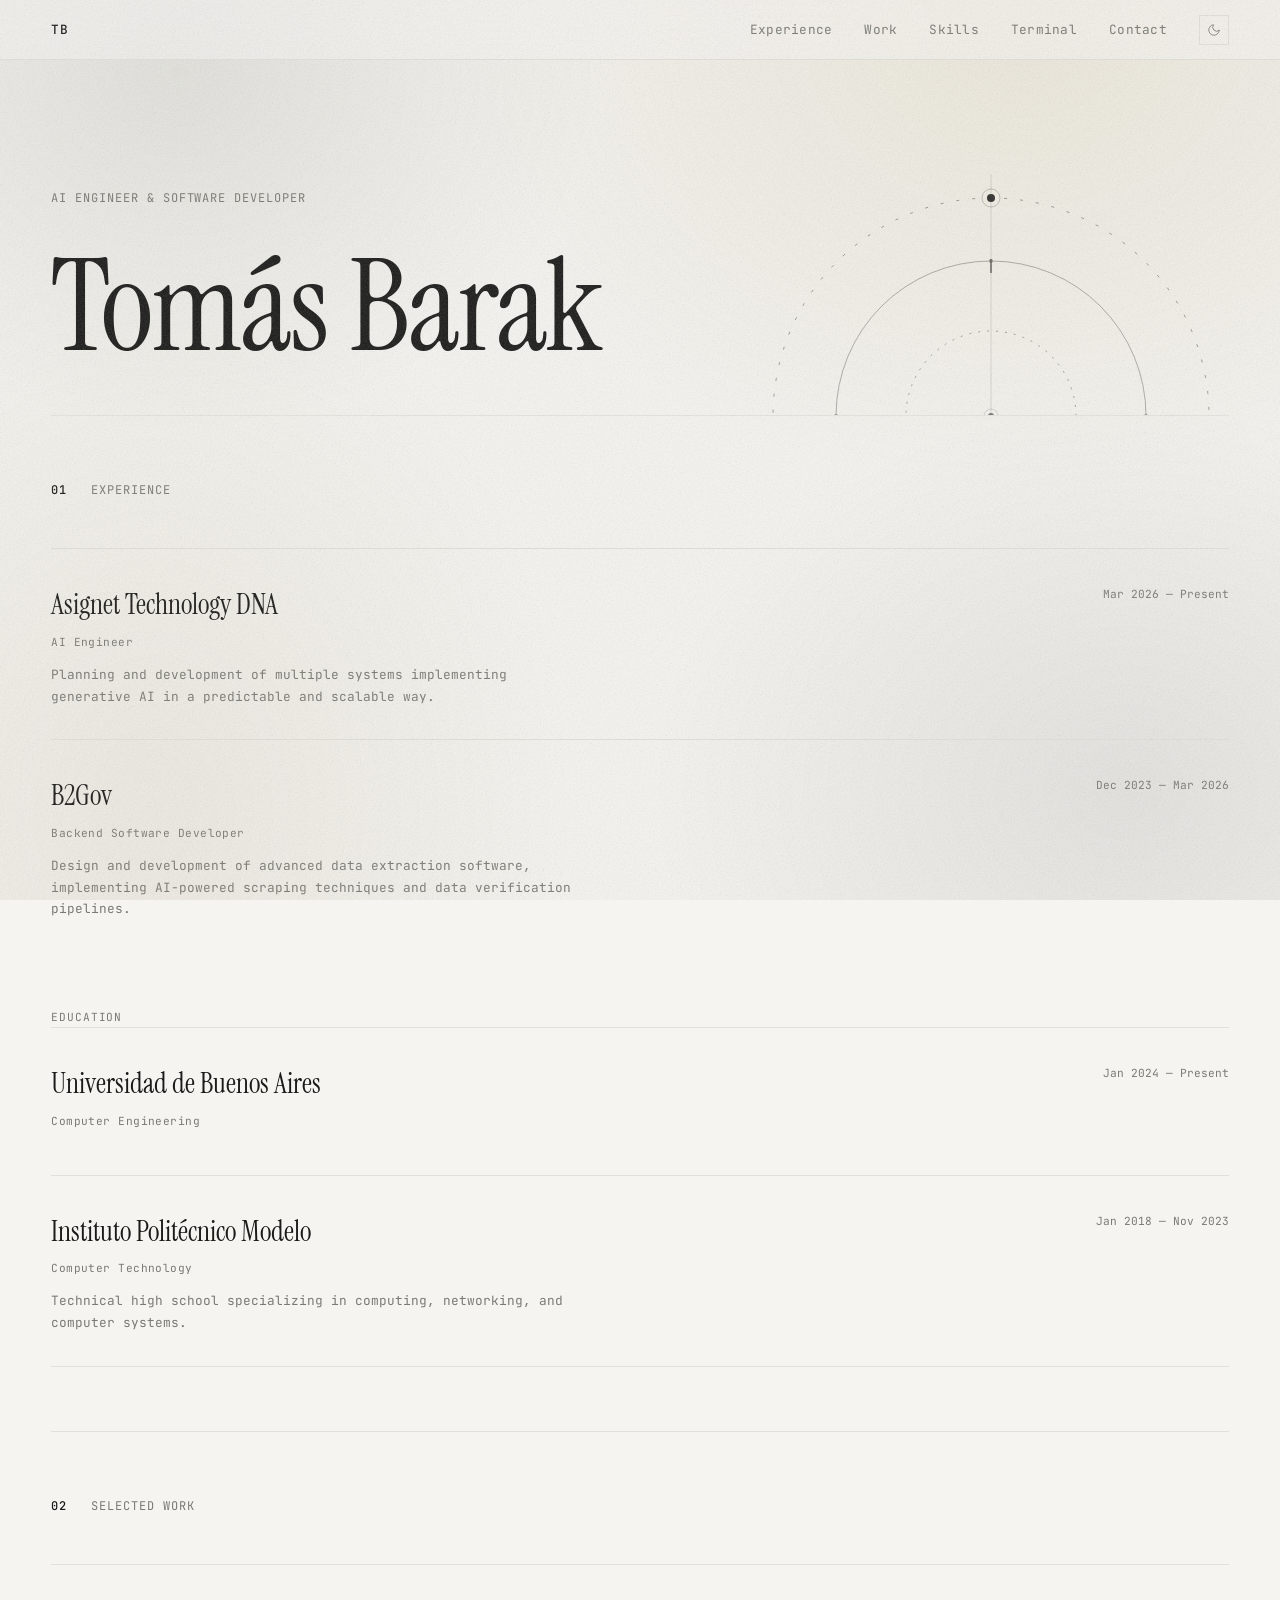
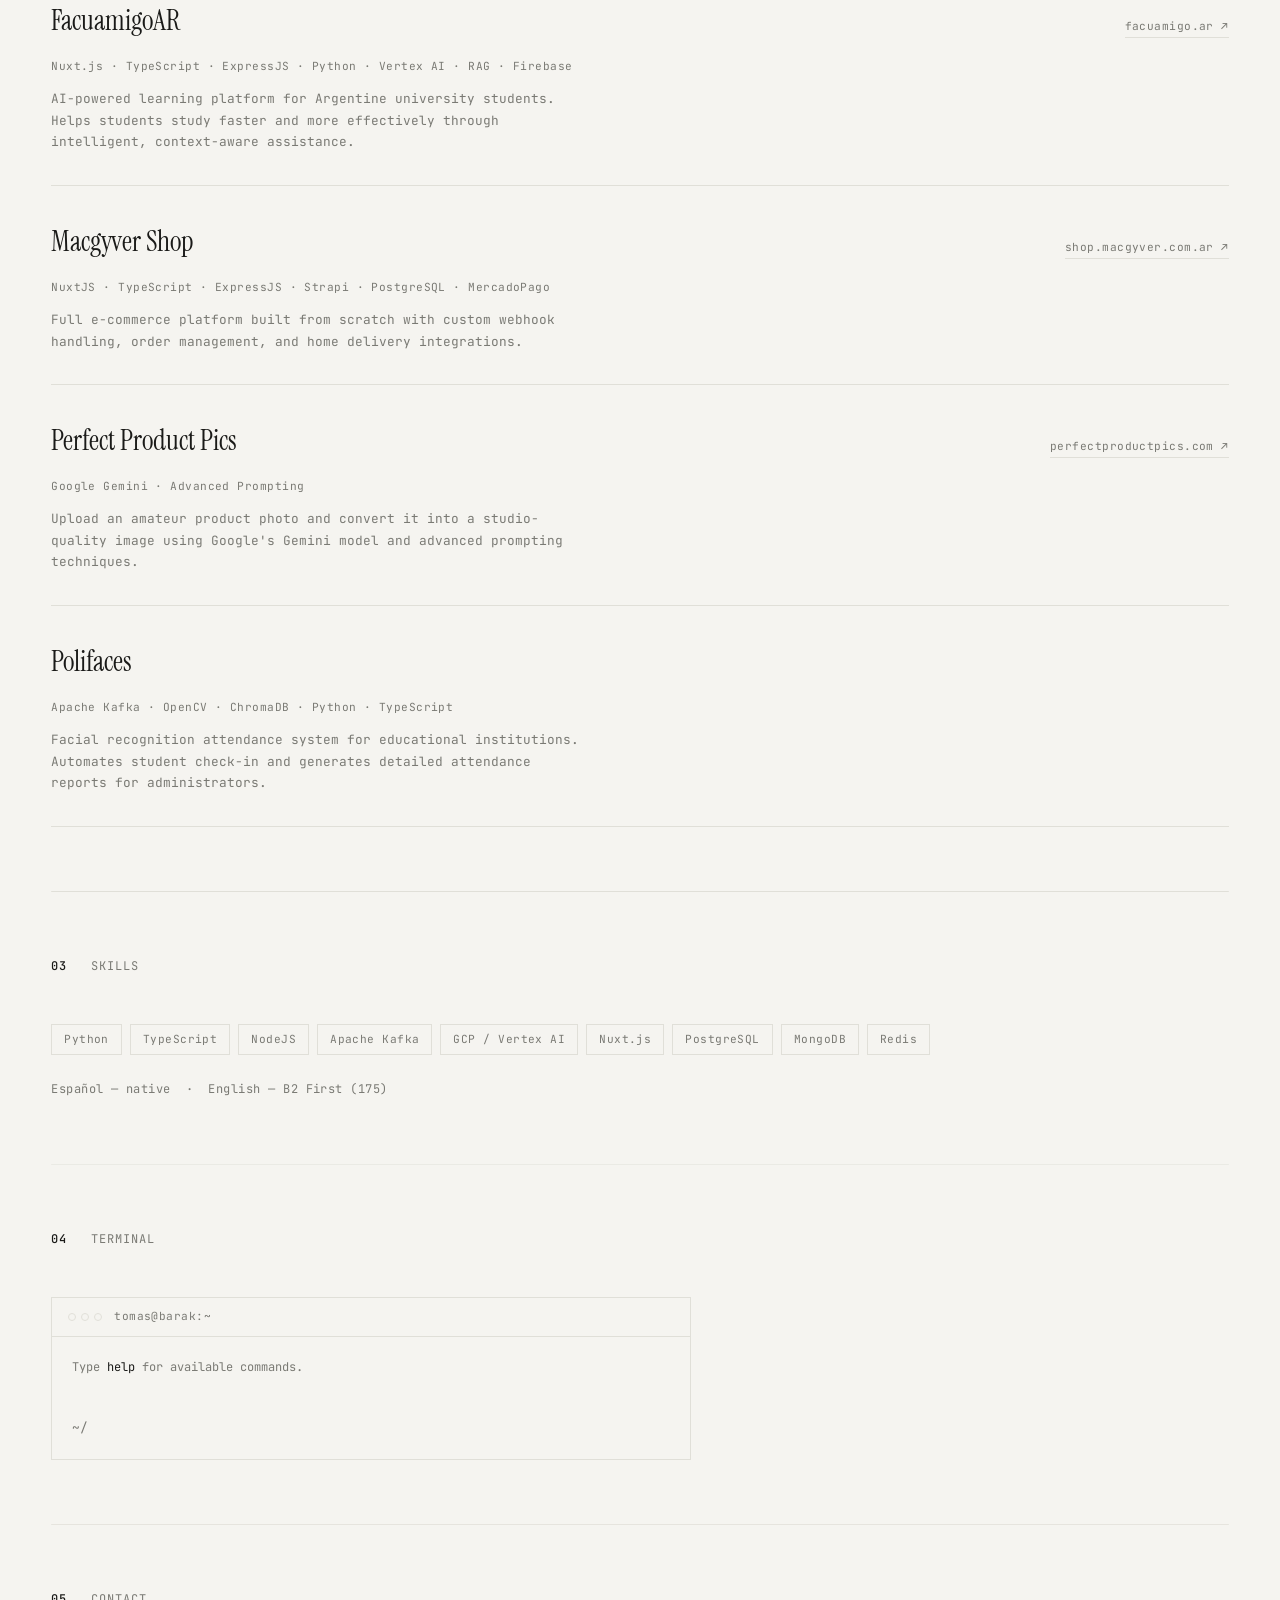
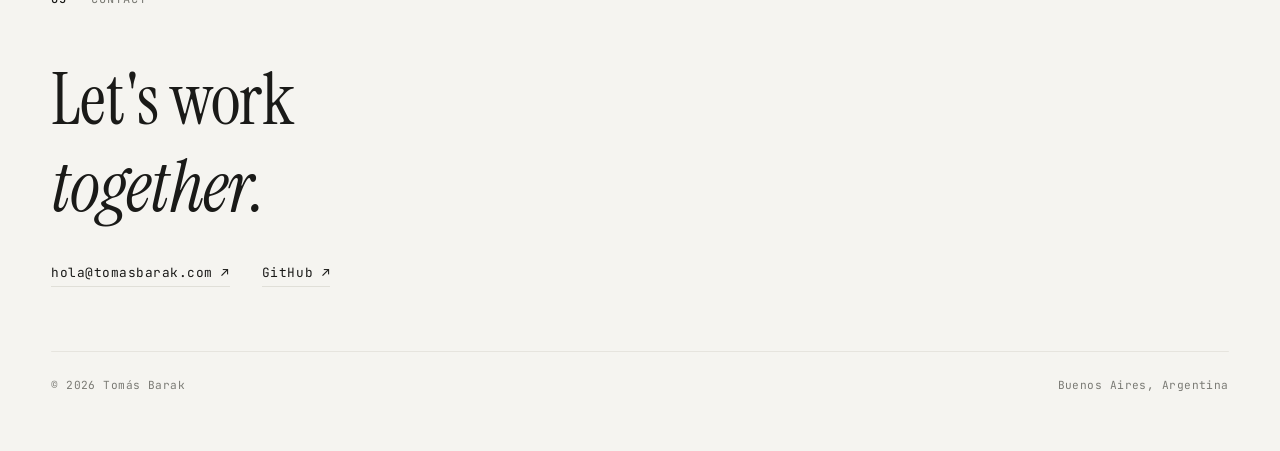
<file: index.html>
<!DOCTYPE html>
<html lang="en">

<head>
    <meta charset="UTF-8">
    <meta name="viewport" content="width=device-width, initial-scale=1.0">
    <title>Tomás Barak — AI Engineer</title>
    <meta name="description"
        content="Tomás Barak is an AI Engineer and software developer based in Buenos Aires, Argentina. Building intelligent systems and digital products with clean code.">
    <meta property="og:title" content="Tomás Barak — AI Engineer">
    <meta property="og:description"
        content="AI Engineer and software developer based in Buenos Aires, Argentina. Building intelligent systems and digital products with clean code.">
    <meta property="og:type" content="website">
    <meta property="og:url" content="https://tomasbarak.com">
    <meta name="twitter:card" content="summary">
    <meta name="twitter:title" content="Tomás Barak — AI Engineer">
    <meta name="twitter:description" content="AI Engineer and software developer based in Buenos Aires, Argentina.">
    <link rel="icon" href="favicon.svg">
    <link rel="preconnect" href="https://fonts.googleapis.com">
    <link rel="preconnect" href="https://fonts.gstatic.com" crossorigin>
    <link
        href="https://fonts.googleapis.com/css2?family=Instrument+Serif:ital@0;1&family=JetBrains+Mono:wght@300;400;500&display=swap"
        rel="stylesheet">
    <link rel="stylesheet" href="style.css">
    <script type="application/ld+json">
    {
        "@context": "https://schema.org",
        "@type": "Person",
        "name": "Tomás Barak",
        "jobTitle": "AI Engineer",
        "url": "https://tomasbarak.com",
        "sameAs": ["https://github.com/tomasbarak"],
        "address": {
            "@type": "PostalAddress",
            "addressLocality": "Buenos Aires",
            "addressCountry": "AR"
        },
        "email": "hola@tomasbarak.com"
    }
    </script>
</head>

<body>

    <div class="bg-lights" aria-hidden="true"></div>
    <div id="scroll-progress"></div>

    <!-- Noise texture overlay -->
    <svg class="grain" aria-hidden="true">
        <filter id="grain-filter">
            <feTurbulence type="fractalNoise" baseFrequency="0.65" numOctaves="3" stitchTiles="stitch" />
            <feColorMatrix type="saturate" values="0" />
        </filter>
        <rect width="100%" height="100%" filter="url(#grain-filter)" />
    </svg>

    <nav>
        <a href="#" class="nav-logo">TB</a>
        <div class="nav-right">
            <div class="nav-links">
                <a href="#experience">Experience</a>
                <a href="#work">Work</a>
                <a href="#skills">Skills</a>
                <a href="#terminal">Terminal</a>
                <a href="#contact">Contact</a>
            </div>
            <button class="theme-toggle" id="theme-toggle" aria-label="Toggle theme">
                <span class="icon-sun" aria-hidden="true">
                    <svg width="14" height="14" viewBox="0 0 24 24" fill="none" stroke="currentColor" stroke-width="1.5"
                        stroke-linecap="round" stroke-linejoin="round">
                        <circle cx="12" cy="12" r="4" />
                        <line x1="12" y1="2" x2="12" y2="4" />
                        <line x1="12" y1="20" x2="12" y2="22" />
                        <line x1="4.22" y1="4.22" x2="5.64" y2="5.64" />
                        <line x1="18.36" y1="18.36" x2="19.78" y2="19.78" />
                        <line x1="2" y1="12" x2="4" y2="12" />
                        <line x1="20" y1="12" x2="22" y2="12" />
                        <line x1="4.22" y1="19.78" x2="5.64" y2="18.36" />
                        <line x1="18.36" y1="5.64" x2="19.78" y2="4.22" />
                    </svg>
                </span>
                <span class="icon-moon" aria-hidden="true">
                    <svg width="14" height="14" viewBox="0 0 24 24" fill="none" stroke="currentColor" stroke-width="1.5"
                        stroke-linecap="round" stroke-linejoin="round">
                        <path d="M21 12.79A9 9 0 1 1 11.21 3 7 7 0 0 0 21 12.79z" />
                    </svg>
                </span>
            </button>
            <button class="nav-hamburger" id="nav-hamburger" aria-label="Open menu" aria-expanded="false">
                <span></span>
                <span></span>
                <span></span>
            </button>
        </div>
    </nav>

    <div class="mobile-menu" id="mobile-menu" aria-hidden="true">
        <a href="#experience">Experience</a>
        <a href="#work">Work</a>
        <a href="#skills">Skills</a>
        <a href="#terminal">Terminal</a>
        <a href="#contact">Contact</a>
    </div>

    <main>
        <section id="hero">
            <p class="label">AI Engineer & Software Developer</p>
            <h1>Tomás Barak</h1>
            <!-- <p class="hero-tagline">Building intelligent systems and digital products with clean code and thoughtful
                design.</p>
            <div class="hero-status">
                <span class="status-dot"></span>
                Open to interesting projects
            </div> -->

            <div class="hero-decoration" aria-hidden="true">
                <svg viewBox="0 0 500 500" fill="none" xmlns="http://www.w3.org/2000/svg">
                    <!-- Crosshair lines -->
                    <line x1="250" y1="8" x2="250" y2="492" stroke="currentColor" stroke-width="0.5" opacity="0.25" />
                    <line x1="8" y1="250" x2="492" y2="250" stroke="currentColor" stroke-width="0.5" opacity="0.25" />
                    <!-- Inner dashed ring (counter-rotating) -->
                    <g class="ring-inner">
                        <circle cx="250" cy="250" r="85" stroke="currentColor" stroke-width="0.75"
                            stroke-dasharray="2 7" opacity="0.5" />
                    </g>
                    <!-- Middle ring with tick marks (fixed) -->
                    <g opacity="0.65">
                        <circle cx="250" cy="250" r="155" stroke="currentColor" stroke-width="0.5" />
                        <line x1="250" y1="93" x2="250" y2="107" stroke="currentColor" stroke-width="1.5" />
                        <line x1="250" y1="393" x2="250" y2="407" stroke="currentColor" stroke-width="1.5" />
                        <line x1="93" y1="250" x2="107" y2="250" stroke="currentColor" stroke-width="1.5" />
                        <line x1="393" y1="250" x2="407" y2="250" stroke="currentColor" stroke-width="1.5" />
                        <circle cx="250" cy="95" r="2" fill="currentColor" opacity="0.6" />
                        <circle cx="250" cy="405" r="2" fill="currentColor" opacity="0.6" />
                        <circle cx="95" cy="250" r="2" fill="currentColor" opacity="0.6" />
                        <circle cx="405" cy="250" r="2" fill="currentColor" opacity="0.6" />
                    </g>
                    <!-- Outer dashed ring + orbiting dot (rotating) -->
                    <g class="ring-outer">
                        <circle cx="250" cy="250" r="218" stroke="currentColor" stroke-width="0.75"
                            stroke-dasharray="3 13" opacity="0.55" />
                        <!-- Orbiting dot with halo -->
                        <circle cx="250" cy="32" r="4" fill="currentColor" opacity="0.9" />
                        <circle cx="250" cy="32" r="9" stroke="currentColor" stroke-width="0.75" fill="none"
                            opacity="0.3" />
                    </g>
                    <!-- Center dot -->
                    <circle cx="250" cy="250" r="3" fill="currentColor" opacity="0.55" />
                    <circle cx="250" cy="250" r="7" stroke="currentColor" stroke-width="0.5" fill="none"
                        opacity="0.3" />
                </svg>
            </div>
        </section>

        <hr>

        <section id="experience">
            <div class="section-label reveal">
                <span class="section-num">01</span>
                <span>Experience</span>
            </div>

            <div class="entry reveal">
                <div class="experience-header">
                    <div>
                        <h3>Asignet Technology DNA</h3>
                        <span class="experience-role">AI Engineer</span>
                    </div>
                    <span class="experience-date">Mar 2026 — Present</span>
                </div>
                <p class="entry-desc">Planning and development of multiple systems implementing generative AI in a
                    predictable and scalable way.</p>
            </div>

            <div class="entry reveal">
                <div class="experience-header">
                    <div>
                        <h3>B2Gov</h3>
                        <span class="experience-role">Backend Software Developer</span>
                    </div>
                    <span class="experience-date">Dec 2023 — Mar 2026</span>
                </div>
                <p class="entry-desc">Design and development of advanced data extraction software, implementing
                    AI-powered scraping techniques and data verification pipelines.</p>
            </div>

            <p class="section-sublabel reveal">Education</p>

            <div class="entry reveal">
                <div class="experience-header">
                    <div>
                        <h3>Universidad de Buenos Aires</h3>
                        <span class="experience-role">Computer Engineering</span>
                    </div>
                    <span class="experience-date">Jan 2024 — Present</span>
                </div>
            </div>

            <div class="entry reveal">
                <div class="experience-header">
                    <div>
                        <h3>Instituto Politécnico Modelo</h3>
                        <span class="experience-role">Computer Technology</span>
                    </div>
                    <span class="experience-date">Jan 2018 — Nov 2023</span>
                </div>
                <p class="entry-desc">Technical high school specializing in computing, networking, and computer systems.
                </p>
            </div>
        </section>

        <hr>

        <section id="work">
            <div class="section-label reveal">
                <span class="section-num">02</span>
                <span>Selected Work</span>
            </div>

            <div class="entry reveal">
                <div class="project-header">
                    <h3>FacuamigoAR</h3>
                    <a class="project-link" href="https://facuamigo.ar" target="_blank" rel="noopener">facuamigo.ar
                        ↗</a>
                </div>
                <p class="project-tech">Nuxt.js · TypeScript · ExpressJS · Python · Vertex AI · RAG · Firebase</p>
                <p class="entry-desc">AI-powered learning platform for Argentine university students. Helps students
                    study faster and more effectively through intelligent, context-aware assistance.</p>
            </div>

            <div class="entry reveal">
                <div class="project-header">
                    <h3>Macgyver Shop</h3>
                    <a class="project-link" href="https://shop.macgyver.com.ar" target="_blank"
                        rel="noopener">shop.macgyver.com.ar ↗</a>
                </div>
                <p class="project-tech">NuxtJS · TypeScript · ExpressJS · Strapi · PostgreSQL · MercadoPago</p>
                <p class="entry-desc">Full e-commerce platform built from scratch with custom webhook handling, order
                    management, and home delivery integrations.</p>
            </div>

            <div class="entry reveal">
                <div class="project-header">
                    <h3>Perfect Product Pics</h3>
                    <a class="project-link" href="https://perfectproductpics.com" target="_blank"
                        rel="noopener">perfectproductpics.com ↗</a>
                </div>
                <p class="project-tech">Google Gemini · Advanced Prompting</p>
                <p class="entry-desc">Upload an amateur product photo and convert it into a studio-quality image using
                    Google's Gemini model and advanced prompting techniques.</p>
            </div>

            <div class="entry reveal">
                <div class="project-header">
                    <h3>Polifaces</h3>
                </div>
                <p class="project-tech">Apache Kafka · OpenCV · ChromaDB · Python · TypeScript</p>
                <p class="entry-desc">Facial recognition attendance system for educational institutions. Automates
                    student check-in and generates detailed attendance reports for administrators.</p>
            </div>
        </section>

        <hr>

        <section id="skills">
            <div class="section-label reveal">
                <span class="section-num">03</span>
                <span>Skills</span>
            </div>

            <div class="skills-grid reveal">
                <span class="skill-tag">Python</span>
                <span class="skill-tag">TypeScript</span>
                <span class="skill-tag">NodeJS</span>
                <span class="skill-tag">Apache Kafka</span>
                <span class="skill-tag">GCP / Vertex AI</span>
                <span class="skill-tag">Nuxt.js</span>
                <span class="skill-tag">PostgreSQL</span>
                <span class="skill-tag">MongoDB</span>
                <span class="skill-tag">Redis</span>
            </div>

            <p class="languages-line reveal">Español — native &nbsp;·&nbsp; English — B2 First (175)</p>
        </section>

        <hr>

        <section id="terminal">
            <div class="section-label reveal">
                <span class="section-num">04</span>
                <span>Terminal</span>
            </div>

            <div class="terminal-window reveal" id="terminal-window">
                <div class="terminal-titlebar">
                    <div class="terminal-dots" aria-hidden="true">
                        <span class="terminal-dot"></span>
                        <span class="terminal-dot"></span>
                        <span class="terminal-dot"></span>
                    </div>
                    <span class="terminal-title">tomas@barak:~</span>
                </div>
                <div class="terminal-body" id="terminal-output" role="log" aria-live="polite" aria-label="Terminal output">
                    <span class="terminal-line t-info">Type <code>help</code> for available commands.</span>
                </div>
                <div class="terminal-input-row">
                    <span class="t-prompt" aria-hidden="true">~/&nbsp;&nbsp;</span>
                    <input
                        type="text"
                        id="terminal-input"
                        class="terminal-input"
                        autocomplete="off"
                        autocorrect="off"
                        autocapitalize="off"
                        spellcheck="false"
                        aria-label="Terminal command input"
                    >
                </div>
            </div>
        </section>

        <hr>

        <section id="contact">
            <div class="section-label reveal">
                <span class="section-num">05</span>
                <span>Contact</span>
            </div>
            <div class="contact-content reveal">
                <h2>Let's work<br><em>together.</em></h2>
                <div class="contact-links">
                    <a href="mailto:hola@tomasbarak.com">hola@tomasbarak.com ↗</a>
                    <a href="https://github.com/tomasbarak" target="_blank" rel="noopener">GitHub ↗</a>
                </div>
            </div>
        </section>
    </main>

    <footer>
        <hr>
        <div class="footer-content">
            <span>© 2026 Tomás Barak</span>
            <span>Buenos Aires, Argentina</span>
        </div>
    </footer>

    <script src="scripts/main.js" defer></script>
</body>

</html>
</file>
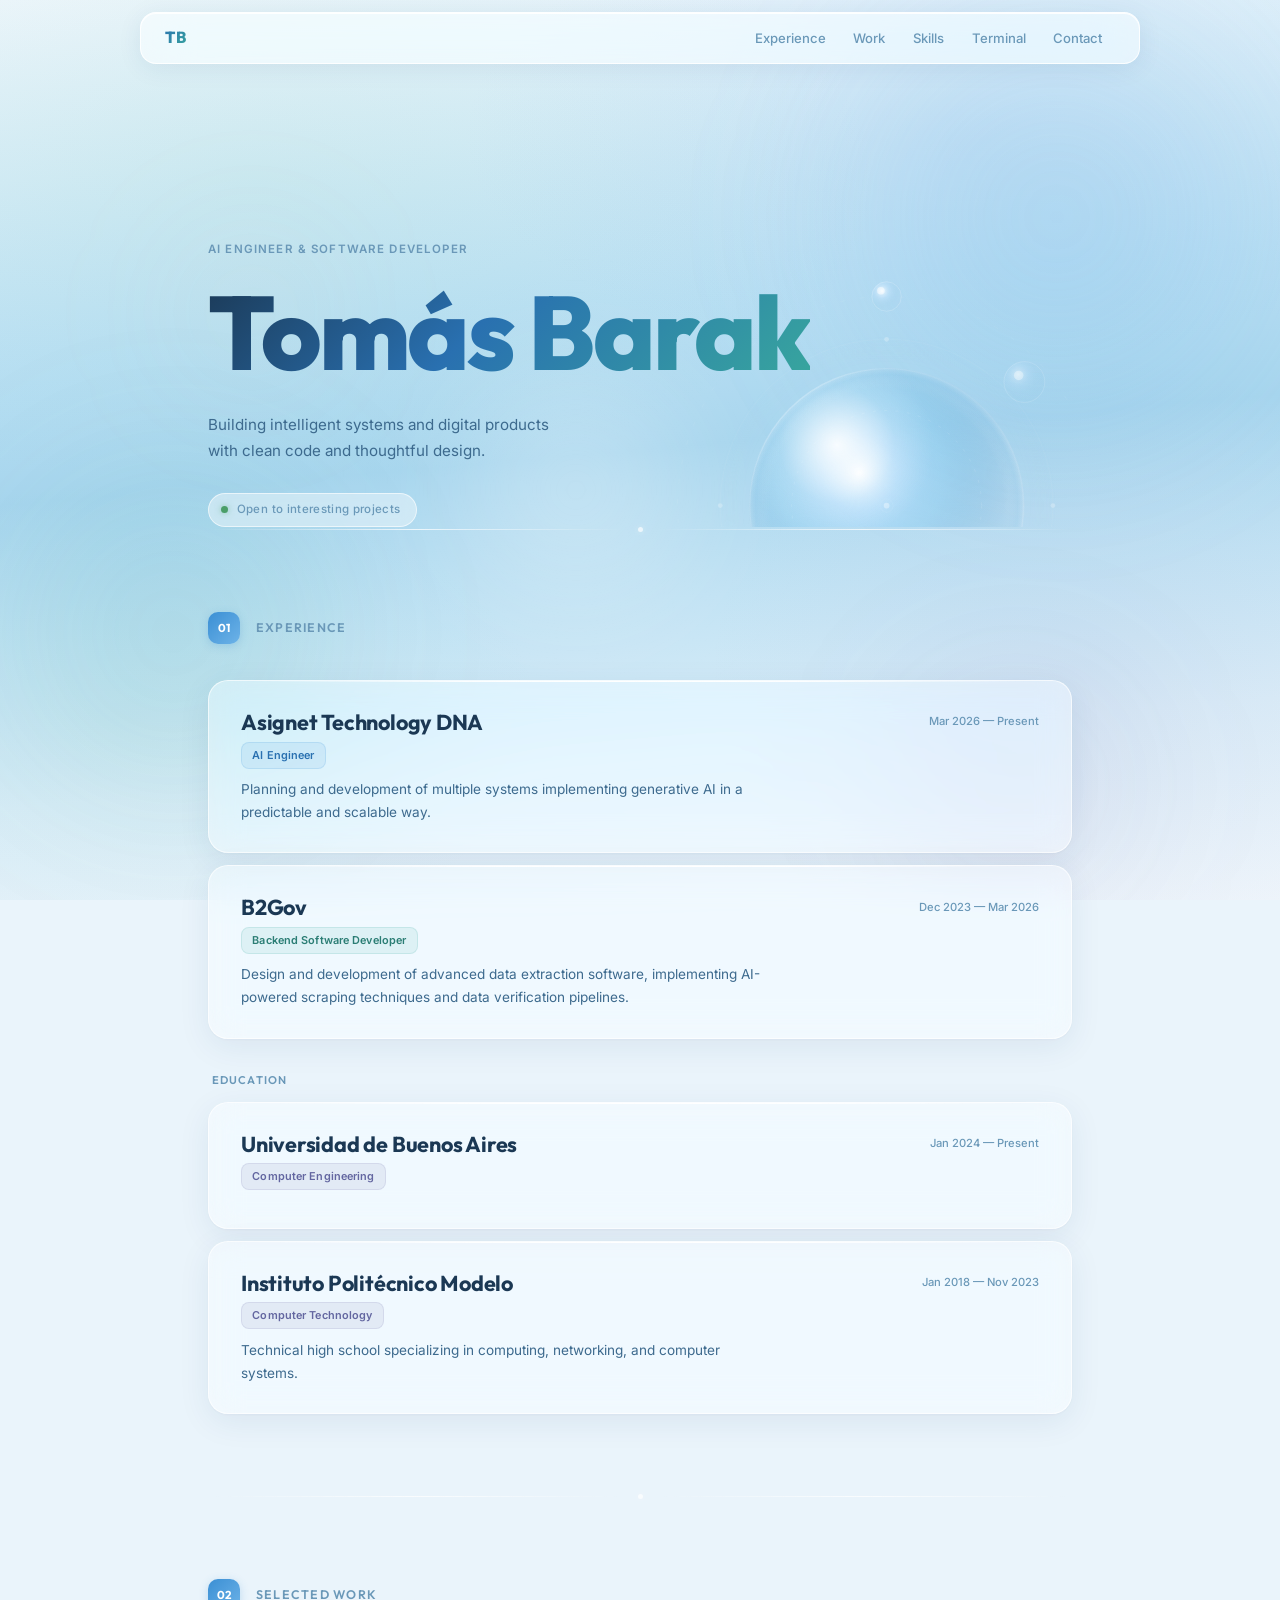
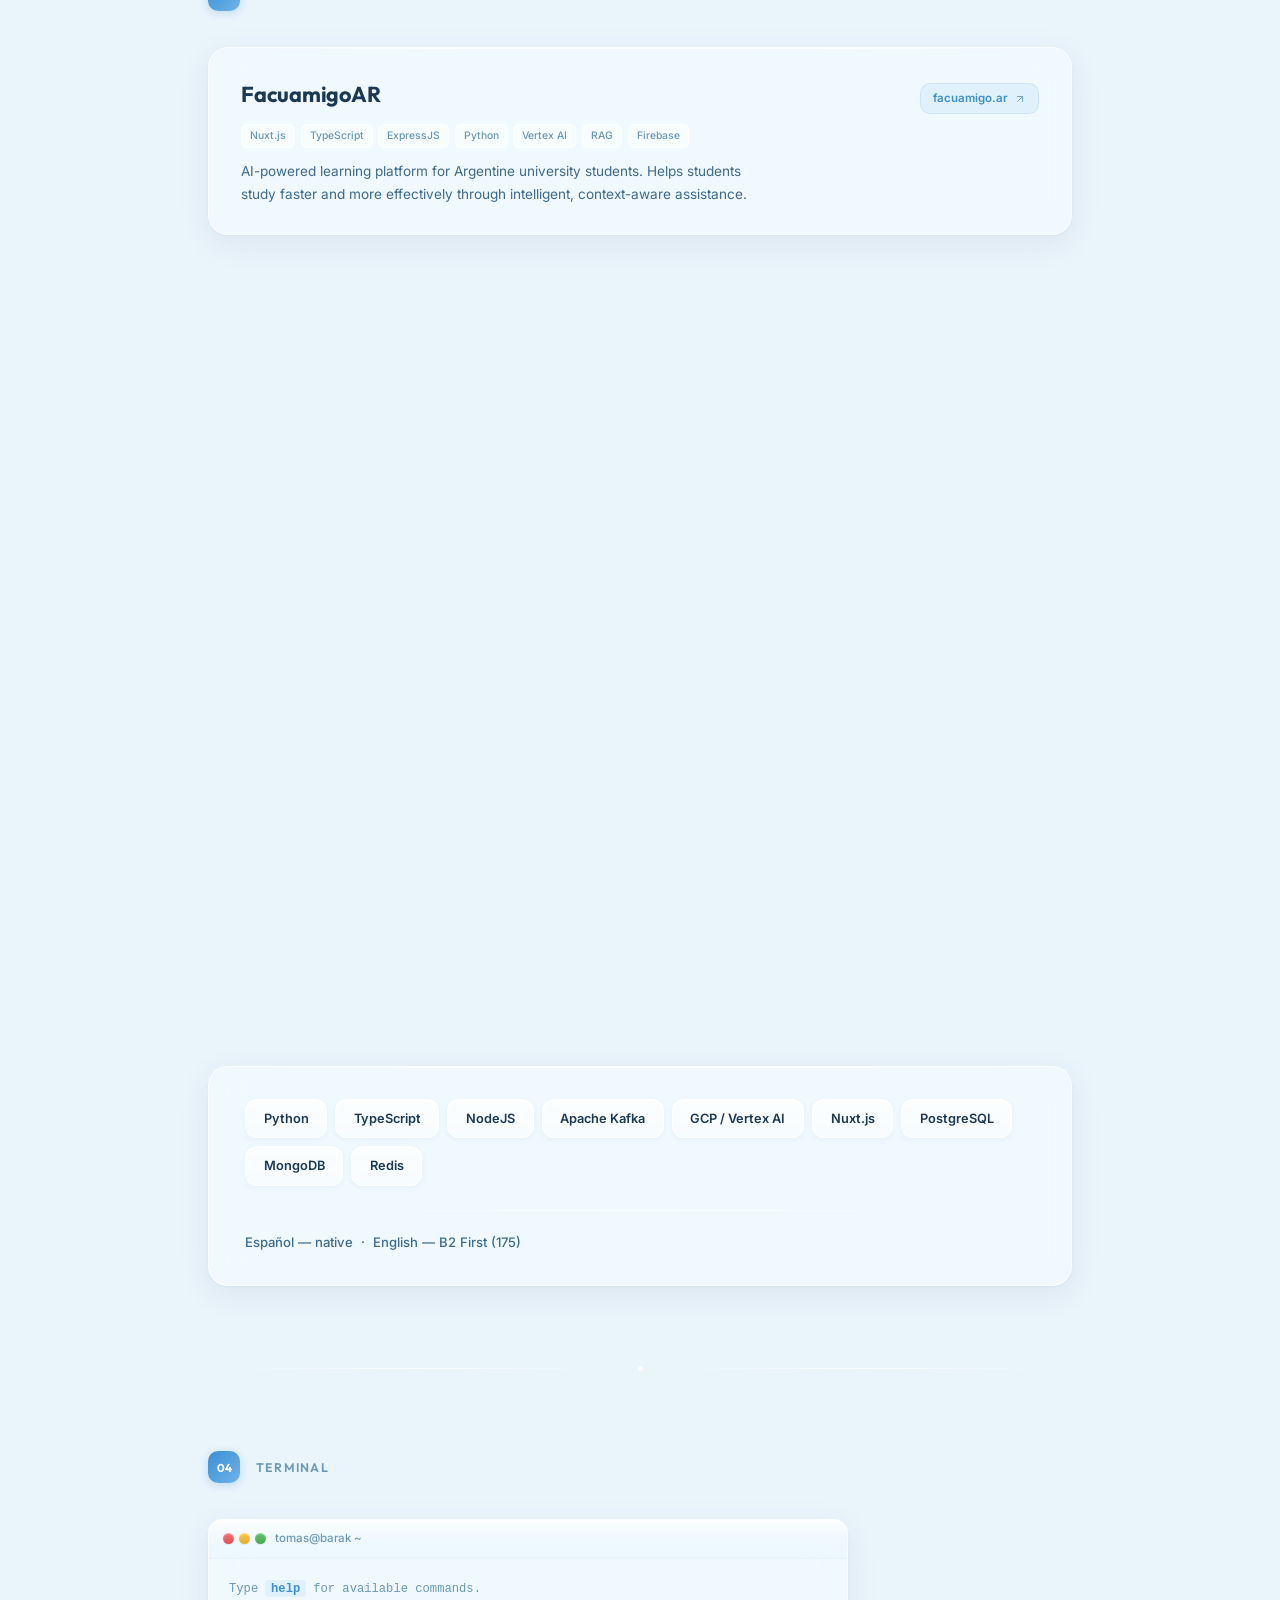
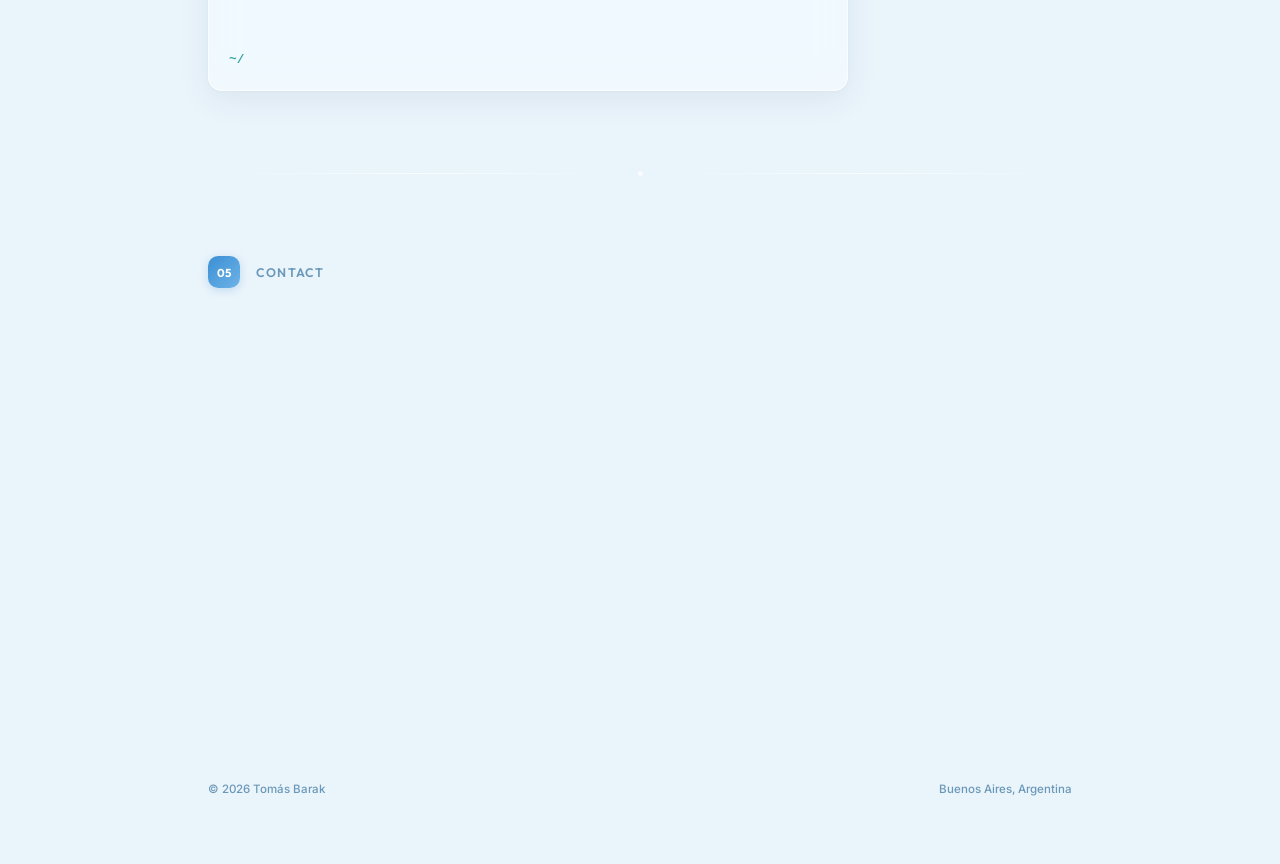
<file: aero.html>
<!DOCTYPE html>
<html lang="en">

<head>
    <meta charset="UTF-8">
    <meta name="viewport" content="width=device-width, initial-scale=1.0">
    <title>Tomás Barak — AI Engineer</title>
    <meta name="description"
        content="Tomás Barak is an AI Engineer and software developer based in Buenos Aires, Argentina. Building intelligent systems and digital products with clean code.">
    <meta property="og:title" content="Tomás Barak — AI Engineer">
    <meta property="og:description"
        content="AI Engineer and software developer based in Buenos Aires, Argentina. Building intelligent systems and digital products with clean code.">
    <meta property="og:type" content="website">
    <meta property="og:url" content="https://tomasbarak.com">
    <meta name="twitter:card" content="summary">
    <meta name="twitter:title" content="Tomás Barak — AI Engineer">
    <meta name="twitter:description" content="AI Engineer and software developer based in Buenos Aires, Argentina.">
    <link rel="icon" href="favicon.svg">
    <link rel="preconnect" href="https://fonts.googleapis.com">
    <link rel="preconnect" href="https://fonts.gstatic.com" crossorigin>
    <link href="https://fonts.googleapis.com/css2?family=Inter:wght@300;400;500;600;700&family=Outfit:wght@300;400;500;600;700;800&display=swap"
        rel="stylesheet">
    <link rel="stylesheet" href="aero.css">
</head>

<body>

    <!-- Layered atmospheric background -->
    <div class="atmosphere" aria-hidden="true">
        <div class="atmo-layer atmo-sky"></div>
        <div class="atmo-layer atmo-aurora"></div>
        <div class="atmo-orb orb-1"></div>
        <div class="atmo-orb orb-2"></div>
        <div class="atmo-orb orb-3"></div>
        <div class="atmo-orb orb-4"></div>
        <div class="atmo-orb orb-5"></div>
    </div>

    <!-- Cursor glow (positioned via JS) -->
    <div class="cursor-glow" id="cursor-glow" aria-hidden="true"></div>

    <div id="scroll-progress"></div>

    <nav>
        <div class="nav-inner">
            <a href="#" class="nav-logo">TB</a>
            <div class="nav-right">
                <div class="nav-links">
                    <a href="#experience">Experience</a>
                    <a href="#work">Work</a>
                    <a href="#skills">Skills</a>
                    <a href="#terminal">Terminal</a>
                    <a href="#contact">Contact</a>
                </div>
                <button class="nav-hamburger" id="nav-hamburger" aria-label="Open menu" aria-expanded="false">
                    <span></span>
                    <span></span>
                    <span></span>
                </button>
            </div>
        </div>
    </nav>

    <div class="mobile-menu" id="mobile-menu" aria-hidden="true">
        <a href="#experience">Experience</a>
        <a href="#work">Work</a>
        <a href="#skills">Skills</a>
        <a href="#terminal">Terminal</a>
        <a href="#contact">Contact</a>
    </div>

    <main>
        <section id="hero">
            <div class="hero-content">
                <p class="label">AI Engineer & Software Developer</p>
                <h1>
                    <span class="hero-name">Tomás Barak</span>
                </h1>
                <p class="hero-tagline">Building intelligent systems and digital products<br>with clean code and thoughtful design.</p>
                <div class="hero-status">
                    <span class="status-dot"></span>
                    Open to interesting projects
                </div>
            </div>

            <div class="hero-decoration" aria-hidden="true">
                <svg viewBox="0 0 500 500" fill="none" xmlns="http://www.w3.org/2000/svg">
                    <defs>
                        <radialGradient id="sphere-core" cx="40%" cy="38%" r="55%">
                            <stop offset="0%" stop-color="#ffffff" stop-opacity="0.95" />
                            <stop offset="25%" stop-color="#b8e0ff" stop-opacity="0.6" />
                            <stop offset="55%" stop-color="#7ec8f0" stop-opacity="0.35" />
                            <stop offset="80%" stop-color="#4a9fd4" stop-opacity="0.18" />
                            <stop offset="100%" stop-color="#2d7ab8" stop-opacity="0.06" />
                        </radialGradient>
                        <radialGradient id="sphere-shine" cx="32%" cy="28%" r="35%">
                            <stop offset="0%" stop-color="#ffffff" stop-opacity="0.9" />
                            <stop offset="60%" stop-color="#ffffff" stop-opacity="0.15" />
                            <stop offset="100%" stop-color="#ffffff" stop-opacity="0" />
                        </radialGradient>
                        <radialGradient id="sphere-rim" cx="50%" cy="50%" r="50%">
                            <stop offset="85%" stop-color="#ffffff" stop-opacity="0" />
                            <stop offset="95%" stop-color="#a0d4f0" stop-opacity="0.12" />
                            <stop offset="100%" stop-color="#ffffff" stop-opacity="0.2" />
                        </radialGradient>
                        <radialGradient id="mini-bubble" cx="35%" cy="32%" r="55%">
                            <stop offset="0%" stop-color="#ffffff" stop-opacity="0.85" />
                            <stop offset="45%" stop-color="#c8e6ff" stop-opacity="0.35" />
                            <stop offset="100%" stop-color="#90c8e8" stop-opacity="0.08" />
                        </radialGradient>
                        <linearGradient id="ring-grad" x1="0%" y1="0%" x2="100%" y2="100%">
                            <stop offset="0%" stop-color="#ffffff" stop-opacity="0.3" />
                            <stop offset="50%" stop-color="#b0d8f0" stop-opacity="0.12" />
                            <stop offset="100%" stop-color="#ffffff" stop-opacity="0.25" />
                        </linearGradient>
                        <filter id="sphere-glow">
                            <feGaussianBlur in="SourceGraphic" stdDeviation="8" />
                        </filter>
                    </defs>

                    <!-- Outer glow -->
                    <circle cx="250" cy="250" r="165" fill="#b0d8f0" opacity="0.08" filter="url(#sphere-glow)" />

                    <!-- Main sphere layers -->
                    <circle cx="250" cy="250" r="145" fill="url(#sphere-core)" />
                    <circle cx="250" cy="250" r="145" fill="url(#sphere-shine)" />
                    <circle cx="250" cy="250" r="145" fill="url(#sphere-rim)" />

                    <!-- Sphere edge highlight -->
                    <circle cx="250" cy="250" r="144" stroke="url(#ring-grad)" stroke-width="1.2" fill="none" />

                    <!-- Bottom reflection arc -->
                    <ellipse cx="250" cy="310" rx="70" ry="12" fill="#ffffff" opacity="0.06" />

                    <!-- Inner orbit ring -->
                    <g class="ring-inner">
                        <circle cx="250" cy="250" r="100" stroke="#ffffff" stroke-width="0.6" fill="none"
                            stroke-dasharray="3 9" opacity="0.2" />
                    </g>

                    <!-- Middle orbit ring with ticks -->
                    <circle cx="250" cy="250" r="175" stroke="#ffffff" stroke-width="0.4" fill="none" opacity="0.12" />
                    <circle cx="250" cy="75" r="2.5" fill="#ffffff" opacity="0.25" />
                    <circle cx="250" cy="425" r="2.5" fill="#ffffff" opacity="0.25" />
                    <circle cx="75" cy="250" r="2.5" fill="#ffffff" opacity="0.25" />
                    <circle cx="425" cy="250" r="2.5" fill="#ffffff" opacity="0.25" />

                    <!-- Outer orbit + orbiting bubble -->
                    <g class="ring-outer">
                        <circle cx="250" cy="250" r="220" stroke="#ffffff" stroke-width="0.5" fill="none"
                            stroke-dasharray="5 16" opacity="0.15" />
                        <!-- Orbiting bubble -->
                        <circle cx="250" cy="30" r="16" fill="url(#mini-bubble)" />
                        <circle cx="250" cy="30" r="15.5" stroke="#ffffff" stroke-width="0.6" fill="none" opacity="0.35" />
                        <!-- Tiny shine on orbiter -->
                        <circle cx="244" cy="24" r="4" fill="#ffffff" opacity="0.5" />
                    </g>

                    <!-- Floating accent bubbles -->
                    <circle cx="395" cy="120" r="22" fill="url(#mini-bubble)" opacity="0.55" />
                    <circle cx="395" cy="120" r="21.5" stroke="#ffffff" stroke-width="0.5" fill="none" opacity="0.3" />
                    <circle cx="389" cy="113" r="5" fill="#ffffff" opacity="0.35" />

                    <circle cx="108" cy="380" r="16" fill="url(#mini-bubble)" opacity="0.4" />
                    <circle cx="108" cy="380" r="15.5" stroke="#ffffff" stroke-width="0.4" fill="none" opacity="0.25" />

                    <circle cx="410" cy="355" r="10" fill="url(#mini-bubble)" opacity="0.3" />

                    <circle cx="340" cy="430" r="7" fill="url(#mini-bubble)" opacity="0.25" />

                    <!-- Center dot -->
                    <circle cx="250" cy="250" r="3" fill="#ffffff" opacity="0.35" />
                    <circle cx="250" cy="250" r="7" stroke="#ffffff" stroke-width="0.4" fill="none" opacity="0.15" />
                </svg>
            </div>
        </section>

        <div class="section-divider">
            <div class="divider-line"></div>
            <div class="divider-dot"></div>
            <div class="divider-line"></div>
        </div>

        <section id="experience">
            <div class="section-header reveal">
                <span class="section-num">01</span>
                <span class="section-title">Experience</span>
            </div>

            <div class="cards-grid">
                <article class="glass-card reveal" data-glow>
                    <div class="card-shine"></div>
                    <div class="experience-header">
                        <div>
                            <h3>Asignet Technology DNA</h3>
                            <span class="badge badge-blue">AI Engineer</span>
                        </div>
                        <time class="date-tag">Mar 2026 — Present</time>
                    </div>
                    <p class="card-desc">Planning and development of multiple systems implementing generative AI in a
                        predictable and scalable way.</p>
                </article>

                <article class="glass-card reveal" data-glow>
                    <div class="card-shine"></div>
                    <div class="experience-header">
                        <div>
                            <h3>B2Gov</h3>
                            <span class="badge badge-teal">Backend Software Developer</span>
                        </div>
                        <time class="date-tag">Dec 2023 — Mar 2026</time>
                    </div>
                    <p class="card-desc">Design and development of advanced data extraction software, implementing
                        AI-powered scraping techniques and data verification pipelines.</p>
                </article>
            </div>

            <div class="subsection-label reveal">Education</div>

            <div class="cards-grid">
                <article class="glass-card reveal" data-glow>
                    <div class="card-shine"></div>
                    <div class="experience-header">
                        <div>
                            <h3>Universidad de Buenos Aires</h3>
                            <span class="badge badge-indigo">Computer Engineering</span>
                        </div>
                        <time class="date-tag">Jan 2024 — Present</time>
                    </div>
                </article>

                <article class="glass-card reveal" data-glow>
                    <div class="card-shine"></div>
                    <div class="experience-header">
                        <div>
                            <h3>Instituto Politécnico Modelo</h3>
                            <span class="badge badge-indigo">Computer Technology</span>
                        </div>
                        <time class="date-tag">Jan 2018 — Nov 2023</time>
                    </div>
                    <p class="card-desc">Technical high school specializing in computing, networking, and computer systems.</p>
                </article>
            </div>
        </section>

        <div class="section-divider">
            <div class="divider-line"></div>
            <div class="divider-dot"></div>
            <div class="divider-line"></div>
        </div>

        <section id="work">
            <div class="section-header reveal">
                <span class="section-num">02</span>
                <span class="section-title">Selected Work</span>
            </div>

            <div class="cards-grid">
                <article class="glass-card reveal" data-glow>
                    <div class="card-shine"></div>
                    <div class="project-header">
                        <h3>FacuamigoAR</h3>
                        <a class="project-link" href="https://facuamigo.ar" target="_blank" rel="noopener">
                            <span>facuamigo.ar</span>
                            <svg width="12" height="12" viewBox="0 0 24 24" fill="none" stroke="currentColor" stroke-width="2" stroke-linecap="round" stroke-linejoin="round"><path d="M7 17L17 7"/><path d="M7 7h10v10"/></svg>
                        </a>
                    </div>
                    <div class="tech-stack">
                        <span>Nuxt.js</span><span>TypeScript</span><span>ExpressJS</span><span>Python</span><span>Vertex AI</span><span>RAG</span><span>Firebase</span>
                    </div>
                    <p class="card-desc">AI-powered learning platform for Argentine university students. Helps students
                        study faster and more effectively through intelligent, context-aware assistance.</p>
                </article>

                <article class="glass-card reveal" data-glow>
                    <div class="card-shine"></div>
                    <div class="project-header">
                        <h3>Macgyver Shop</h3>
                        <a class="project-link" href="https://shop.macgyver.com.ar" target="_blank" rel="noopener">
                            <span>shop.macgyver.com.ar</span>
                            <svg width="12" height="12" viewBox="0 0 24 24" fill="none" stroke="currentColor" stroke-width="2" stroke-linecap="round" stroke-linejoin="round"><path d="M7 17L17 7"/><path d="M7 7h10v10"/></svg>
                        </a>
                    </div>
                    <div class="tech-stack">
                        <span>NuxtJS</span><span>TypeScript</span><span>ExpressJS</span><span>Strapi</span><span>PostgreSQL</span><span>MercadoPago</span>
                    </div>
                    <p class="card-desc">Full e-commerce platform built from scratch with custom webhook handling, order
                        management, and home delivery integrations.</p>
                </article>

                <article class="glass-card reveal" data-glow>
                    <div class="card-shine"></div>
                    <div class="project-header">
                        <h3>Perfect Product Pics</h3>
                        <a class="project-link" href="https://perfectproductpics.com" target="_blank" rel="noopener">
                            <span>perfectproductpics.com</span>
                            <svg width="12" height="12" viewBox="0 0 24 24" fill="none" stroke="currentColor" stroke-width="2" stroke-linecap="round" stroke-linejoin="round"><path d="M7 17L17 7"/><path d="M7 7h10v10"/></svg>
                        </a>
                    </div>
                    <div class="tech-stack">
                        <span>Google Gemini</span><span>Advanced Prompting</span>
                    </div>
                    <p class="card-desc">Upload an amateur product photo and convert it into a studio-quality image using
                        Google's Gemini model and advanced prompting techniques.</p>
                </article>

                <article class="glass-card reveal" data-glow>
                    <div class="card-shine"></div>
                    <div class="project-header">
                        <h3>Polifaces</h3>
                    </div>
                    <div class="tech-stack">
                        <span>Apache Kafka</span><span>OpenCV</span><span>ChromaDB</span><span>Python</span><span>TypeScript</span>
                    </div>
                    <p class="card-desc">Facial recognition attendance system for educational institutions. Automates
                        student check-in and generates detailed attendance reports for administrators.</p>
                </article>
            </div>
        </section>

        <div class="section-divider">
            <div class="divider-line"></div>
            <div class="divider-dot"></div>
            <div class="divider-line"></div>
        </div>

        <section id="skills">
            <div class="section-header reveal">
                <span class="section-num">03</span>
                <span class="section-title">Skills</span>
            </div>

            <div class="skills-container reveal glass-card" data-glow>
                <div class="card-shine"></div>
                <div class="skills-grid">
                    <span class="skill-pill">Python</span>
                    <span class="skill-pill">TypeScript</span>
                    <span class="skill-pill">NodeJS</span>
                    <span class="skill-pill">Apache Kafka</span>
                    <span class="skill-pill">GCP / Vertex AI</span>
                    <span class="skill-pill">Nuxt.js</span>
                    <span class="skill-pill">PostgreSQL</span>
                    <span class="skill-pill">MongoDB</span>
                    <span class="skill-pill">Redis</span>
                </div>
                <div class="skills-divider"></div>
                <p class="languages-line">Español — native &nbsp;&middot;&nbsp; English — B2 First (175)</p>
            </div>
        </section>

        <div class="section-divider">
            <div class="divider-line"></div>
            <div class="divider-dot"></div>
            <div class="divider-line"></div>
        </div>

        <section id="terminal">
            <div class="section-header reveal">
                <span class="section-num">04</span>
                <span class="section-title">Terminal</span>
            </div>

            <div class="terminal-window reveal" id="terminal-window">
                <div class="terminal-titlebar">
                    <div class="terminal-dots" aria-hidden="true">
                        <span class="terminal-dot dot-close"></span>
                        <span class="terminal-dot dot-minimize"></span>
                        <span class="terminal-dot dot-maximize"></span>
                    </div>
                    <span class="terminal-title">tomas@barak ~ </span>
                    <div class="terminal-titlebar-fill"></div>
                </div>
                <div class="terminal-body" id="terminal-output" role="log" aria-live="polite" aria-label="Terminal output">
                    <span class="terminal-line t-info">Type <code>help</code> for available commands.</span>
                </div>
                <div class="terminal-input-row">
                    <span class="t-prompt" aria-hidden="true">~/&nbsp;&nbsp;</span>
                    <input
                        type="text"
                        id="terminal-input"
                        class="terminal-input"
                        autocomplete="off"
                        autocorrect="off"
                        autocapitalize="off"
                        spellcheck="false"
                        aria-label="Terminal command input"
                    >
                </div>
            </div>
        </section>

        <div class="section-divider">
            <div class="divider-line"></div>
            <div class="divider-dot"></div>
            <div class="divider-line"></div>
        </div>

        <section id="contact">
            <div class="section-header reveal">
                <span class="section-num">05</span>
                <span class="section-title">Contact</span>
            </div>
            <div class="contact-panel reveal glass-card" data-glow>
                <div class="card-shine"></div>
                <div class="contact-inner">
                    <h2>Let's work<br><em>together.</em></h2>
                    <p class="contact-sub">Have a project in mind? I'd love to hear about it.</p>
                    <div class="contact-links">
                        <a href="mailto:hola@tomasbarak.com" class="contact-btn contact-btn-primary">
                            <svg width="16" height="16" viewBox="0 0 24 24" fill="none" stroke="currentColor" stroke-width="1.5" stroke-linecap="round" stroke-linejoin="round"><rect x="2" y="4" width="20" height="16" rx="2"/><path d="M22 7l-10 6L2 7"/></svg>
                            hola@tomasbarak.com
                        </a>
                        <a href="https://github.com/tomasbarak" target="_blank" rel="noopener" class="contact-btn">
                            <svg width="16" height="16" viewBox="0 0 24 24" fill="currentColor"><path d="M12 0C5.37 0 0 5.37 0 12c0 5.31 3.435 9.795 8.205 11.385.6.105.825-.255.825-.57 0-.285-.015-1.23-.015-2.235-3.015.555-3.795-.735-4.035-1.41-.135-.345-.72-1.41-1.23-1.695-.42-.225-1.02-.78-.015-.795.945-.015 1.62.87 1.845 1.23 1.08 1.815 2.805 1.305 3.495.99.105-.78.42-1.305.765-1.605-2.67-.3-5.46-1.335-5.46-5.925 0-1.305.465-2.385 1.23-3.225-.12-.3-.54-1.53.12-3.18 0 0 1.005-.315 3.3 1.23.96-.27 1.98-.405 3-.405s2.04.135 3 .405c2.295-1.56 3.3-1.23 3.3-1.23.66 1.65.24 2.88.12 3.18.765.84 1.23 1.905 1.23 3.225 0 4.605-2.805 5.625-5.475 5.925.435.375.81 1.095.81 2.22 0 1.605-.015 2.895-.015 3.3 0 .315.225.69.825.57A12.02 12.02 0 0024 12c0-6.63-5.37-12-12-12z"/></svg>
                            GitHub
                        </a>
                    </div>
                </div>
            </div>
        </section>
    </main>

    <footer>
        <div class="footer-inner">
            <span>&copy; 2026 Tomás Barak</span>
            <span>Buenos Aires, Argentina</span>
        </div>
    </footer>

    <script src="scripts/aero.js" defer></script>
</body>

</html>
</file>
<file: style.css>
:root {
    --bg: #0a0a09;
    --text: #e8e5df;
    --text-secondary: #7a7a74;
    --border: #2e2c29;
    --nav-bg: rgba(10, 10, 9, 0.6);
    --font-serif: 'Instrument Serif', Georgia, serif;
    --font-mono: 'JetBrains Mono', 'SF Mono', monospace;
}

:root[data-theme="light"] {
    --bg: #F5F4F0;
    --text: #1a1a18;
    --text-secondary: #7a7a74;
    --border: #e0dfd8;
    --nav-bg: rgba(245, 244, 240, 0.6);
}

/* ——— Reset ——— */

*,
*::before,
*::after {
    margin: 0;
    padding: 0;
    box-sizing: border-box;
}

html {
    font-size: 16px;
    scroll-behavior: smooth;
    -webkit-font-smoothing: antialiased;
    -moz-osx-font-smoothing: grayscale;
}

body {
    background-color: var(--bg);
    color: var(--text);
    font-family: var(--font-mono);
    font-weight: 400;
    font-size: 0.875rem;
    line-height: 1.7;
    overflow-x: hidden;
    transition: background-color 0.3s ease, color 0.3s ease;
}

/* ——— Background light accents ——— */

.bg-lights {
    position: fixed;
    inset: 0;
    pointer-events: none;
    z-index: 1;
    background:
        radial-gradient(ellipse 900px 700px at 80% 4%, rgba(255, 252, 235, 0.13) 0%, transparent 65%),
        radial-gradient(ellipse 650px 850px at 12% 90%, rgba(255, 245, 210, 0.09) 0%, transparent 65%);
}

:root[data-theme="light"] .bg-lights {
    background:
        radial-gradient(ellipse 900px 700px at 80% 4%, rgba(180, 155, 90, 0.14) 0%, transparent 65%),
        radial-gradient(ellipse 650px 850px at 12% 90%, rgba(150, 130, 70, 0.09) 0%, transparent 65%),
        radial-gradient(ellipse 700px 600px at 14% 8%, rgba(40, 35, 20, 0.09) 0%, transparent 60%),
        radial-gradient(ellipse 800px 650px at 88% 88%, rgba(30, 25, 15, 0.08) 0%, transparent 60%);
}

:root[data-theme="light"] .grain {
    opacity: 0.18;
}

main,
nav,
footer {
    position: relative;
    z-index: 2;
}

::selection {
    background: var(--text);
    color: var(--bg);
}

/* ——— Scroll progress bar ——— */

#scroll-progress {
    position: fixed;
    top: 0;
    left: 0;
    height: 1px;
    width: 0%;
    background-color: var(--text);
    z-index: 200;
    transition: width 0.08s linear;
}

/* ——— Grain overlay ——— */

.grain {
    position: fixed;
    inset: 0;
    width: 100%;
    height: 100%;
    z-index: 9999;
    pointer-events: none;
    opacity: 0.09;
}

/* ——— Links ——— */

a {
    color: var(--text);
    text-decoration: none;
    transition: opacity 0.2s ease, color 0.3s ease;
}

a:hover {
    opacity: 0.6;
}

/* ——— Navigation ——— */

nav {
    position: fixed;
    top: 0;
    left: 0;
    right: 0;
    display: flex;
    justify-content: space-between;
    align-items: center;
    padding: 0 clamp(1.5rem, 4vw, 4rem);
    height: 60px;
    background-color: var(--nav-bg);
    backdrop-filter: blur(14px);
    -webkit-backdrop-filter: blur(14px);
    border-bottom: 1px solid var(--border);
    z-index: 100;
    font-family: var(--font-mono);
    font-size: 0.8rem;
    letter-spacing: 0.02em;
    transition: background-color 0.3s ease, border-color 0.3s ease;
}

.nav-logo {
    font-weight: 500;
    letter-spacing: 0.1em;
    text-transform: uppercase;
}

.nav-right {
    display: flex;
    align-items: center;
    gap: 2rem;
}

.nav-links {
    display: flex;
    align-items: center;
    gap: 2rem;
}

.nav-links a {
    color: var(--text-secondary);
    transition: color 0.2s ease;
}

.nav-links a:hover,
.nav-links a.active {
    color: var(--text);
    opacity: 1;
}

.theme-toggle {
    display: flex;
    align-items: center;
    justify-content: center;
    width: 30px;
    height: 30px;
    flex-shrink: 0;
    border: 1px solid var(--border);
    background-color: transparent;
    color: var(--text-secondary);
    cursor: pointer;
    transition: color 0.2s ease, border-color 0.2s ease;
}

.theme-toggle:hover {
    color: var(--text);
    border-color: var(--text-secondary);
}

.icon-sun,
.icon-moon {
    display: flex;
    align-items: center;
    justify-content: center;
    line-height: 1;
}

/* In dark mode: show sun (to switch to light) */
:root .icon-sun {
    display: flex;
}

:root .icon-moon {
    display: none;
}

/* In light mode: show moon (to switch to dark) */
:root[data-theme="light"] .icon-sun {
    display: none;
}

:root[data-theme="light"] .icon-moon {
    display: flex;
}

/* ——— Hamburger button ——— */

.nav-hamburger {
    display: none;
    flex-direction: column;
    gap: 4px;
    align-items: center;
    justify-content: center;
    width: 44px;
    height: 44px;
    background: none;
    border: none;
    cursor: pointer;
    color: var(--text-secondary);
    padding: 0;
    flex-shrink: 0;
    transition: color 0.2s ease;
}

.nav-hamburger:hover {
    color: var(--text);
}

.nav-hamburger span {
    display: block;
    width: 18px;
    height: 1.5px;
    background: currentColor;
    transition: transform 0.25s ease, opacity 0.25s ease, width 0.25s ease;
}

.nav-hamburger.open span:nth-child(1) {
    transform: translateY(5px) rotate(45deg);
}

.nav-hamburger.open span:nth-child(2) {
    opacity: 0;
    width: 0;
}

.nav-hamburger.open span:nth-child(3) {
    transform: translateY(-5px) rotate(-45deg);
}

/* ——— Mobile menu ——— */

.mobile-menu {
    position: fixed;
    top: 60px;
    left: 0;
    right: 0;
    bottom: 0;
    background: var(--bg);
    z-index: 99;
    display: flex;
    flex-direction: column;
    justify-content: center;
    padding: 0 clamp(1.5rem, 4vw, 4rem);
    visibility: hidden;
    pointer-events: none;
    opacity: 0;
    transform: translateY(-8px);
    transition: opacity 0.3s ease, transform 0.3s ease, visibility 0.3s, background-color 0.3s ease;
}

.mobile-menu.open {
    visibility: visible;
    pointer-events: auto;
    opacity: 1;
    transform: translateY(0);
}

.mobile-menu a {
    font-family: var(--font-serif);
    font-size: clamp(2rem, 9vw, 3.5rem);
    color: var(--text);
    padding: 0.75rem 0;
    border-bottom: 1px solid var(--border);
    letter-spacing: 0;
    display: block;
    opacity: 0;
    transform: translateY(12px);
    transition: opacity 0.35s ease, transform 0.35s ease, color 0.2s ease, border-color 0.3s ease;
}

.mobile-menu a:first-child {
    border-top: 1px solid var(--border);
}

.mobile-menu.open a {
    opacity: 1;
    transform: translateY(0);
}

.mobile-menu.open a:nth-child(1) {
    transition-delay: 0.07s;
}

.mobile-menu.open a:nth-child(2) {
    transition-delay: 0.12s;
}

.mobile-menu.open a:nth-child(3) {
    transition-delay: 0.17s;
}

.mobile-menu.open a:nth-child(4) {
    transition-delay: 0.22s;
}

.mobile-menu.open a:nth-child(5) {
    transition-delay: 0.27s;
}

.mobile-menu a:hover {
    opacity: 0.5;
}

/* ——— Main container ——— */

main {
    max-width: 1400px;
    margin: 0 auto;
    padding: 0 clamp(1.5rem, 4vw, 4rem);
    padding-top: 60px;
}

/* ——— Horizontal rules ——— */

hr {
    border: none;
    border-top: 1px solid var(--border);
    margin: 0;
    clip-path: inset(0 100% 0 0);
    transition: clip-path 1.2s cubic-bezier(0.16, 1, 0.3, 1), border-color 0.3s ease;
}

hr.visible {
    clip-path: inset(0 0% 0 0);
}

/* ——— Scroll reveal ——— */

.reveal {
    opacity: 0;
    transform: translateY(24px);
    transition: opacity 0.6s ease, transform 0.6s ease;
}

.reveal.visible {
    opacity: 1;
    transform: translateY(0);
}

/* ——— Hero ——— */

#hero {
    position: relative;
    overflow: hidden;
    padding: 8rem 0 4rem;
    padding-bottom: 0;
}

#hero .label {
    font-size: 0.75rem;
    color: var(--text-secondary);
    letter-spacing: 0.08em;
    text-transform: uppercase;
    margin-bottom: 2rem;
    animation: fade-in 0.8s ease both;
}

#hero h1 {
    font-family: var(--font-serif);
    font-size: clamp(4rem, 10vw, 8rem);
    font-weight: 400;
    line-height: 1.05;
    letter-spacing: -0.01em;
    margin-bottom: 2.5rem;
    animation: fade-in 0.8s ease 0.1s both;
}

#hero .hero-tagline {
    font-size: 0.875rem;
    color: var(--text-secondary);
    line-height: 1.8;
    max-width: 480px;
    animation: fade-in 0.8s ease 0.2s both;
}

.hero-status {
    display: flex;
    align-items: center;
    gap: 0.6rem;
    margin-top: 2rem;
    font-size: 0.7rem;
    color: var(--text-secondary);
    letter-spacing: 0.06em;
    animation: fade-in 0.8s ease 0.3s both;
}

.status-dot {
    width: 6px;
    height: 6px;
    border-radius: 50%;
    background-color: var(--text-secondary);
    flex-shrink: 0;
    animation: pulse 2.5s ease infinite;
}

/* ——— Hero orbital decoration ——— */

.hero-decoration {
    position: absolute;
    right: -1%;
    top: 30%;
    transform: translateY(-50%);
    width: min(50%, 500px);
    aspect-ratio: 1;
    color: var(--text);
    opacity: 0.1;
    pointer-events: none;
    animation: fade-in 1.6s ease 0.6s both;
}

:root[data-theme="light"] .hero-decoration {
    opacity: 0.18;
}

.ring-outer {
    transform-origin: 250px 250px;
    animation: rotate-slow 80s linear infinite;
}

.ring-inner {
    transform-origin: 250px 250px;
    animation: rotate-slow 50s linear infinite reverse;
}

/* ——— Sections ——— */

section {
    padding: 4rem 0;
}

.section-label {
    display: flex;
    align-items: baseline;
    gap: 1.5rem;
    margin-bottom: 3rem;
    font-size: 0.75rem;
    color: var(--text-secondary);
    letter-spacing: 0.08em;
    text-transform: uppercase;
}

.section-num {
    color: var(--text);
    font-weight: 500;
}

.section-sublabel {
    font-size: 0.7rem;
    color: var(--text-secondary);
    letter-spacing: 0.08em;
    text-transform: uppercase;
    margin: 3.5rem 0 0;
}

/* ——— Entry rows (projects & experience) ——— */

.entry {
    position: relative;
    border-top: 1px solid var(--border);
    padding: 2rem 0;
    transition: padding-left 0.3s ease, opacity 0.6s ease, transform 0.6s ease;
}

.entry:last-child {
    border-bottom: 1px solid var(--border);
}

@media (hover: hover) and (pointer: fine) {
    .entry:hover {
        padding-left: 1rem;
    }
}

/* Corner brackets on hover */
.entry::before,
.entry::after {
    content: '';
    position: absolute;
    width: 10px;
    height: 10px;
    opacity: 0;
    transition: opacity 0.25s ease, transform 0.25s ease;
}

.entry::before {
    bottom: 2rem;
    left: 0;
    border-bottom: 1px solid var(--text-secondary);
    border-left: 1px solid var(--text-secondary);
    transform: translate(-4px, 4px);
}

.entry::after {
    top: 2rem;
    right: 0;
    border-top: 1px solid var(--text-secondary);
    border-right: 1px solid var(--text-secondary);
    transform: translate(4px, -4px);
}

@media (hover: hover) and (pointer: fine) {

    .entry:hover::before,
    .entry:hover::after {
        opacity: 1;
        transform: translate(0, 0);
    }
}

.entry-desc {
    font-size: 0.8rem;
    color: var(--text-secondary);
    line-height: 1.7;
    max-width: 540px;
}

/* ——— Projects ——— */

.project-header {
    display: flex;
    justify-content: space-between;
    align-items: baseline;
    margin-bottom: 0.75rem;
}

.project-header h3 {
    font-family: var(--font-serif);
    font-size: 1.75rem;
    font-weight: 400;
    letter-spacing: 0;
}

.project-link {
    font-size: 0.7rem;
    color: var(--text-secondary);
    letter-spacing: 0.04em;
    border-bottom: 1px solid var(--border);
    padding-bottom: 1px;
    transition: color 0.2s ease, border-color 0.2s ease, opacity 0.2s ease;
}

.project-link:hover {
    color: var(--text);
    border-color: var(--text);
    opacity: 1;
}

.project-tech {
    font-size: 0.7rem;
    color: var(--text-secondary);
    letter-spacing: 0.04em;
    margin-bottom: 0.75rem;
}

/* ——— Experience ——— */

.experience-header {
    display: flex;
    justify-content: space-between;
    align-items: flex-start;
    margin-bottom: 0.75rem;
    gap: 1rem;
}

.experience-header h3 {
    font-family: var(--font-serif);
    font-size: 1.75rem;
    font-weight: 400;
    letter-spacing: 0;
    margin-bottom: 0.25rem;
}

.experience-role {
    display: block;
    font-size: 0.7rem;
    color: var(--text-secondary);
    letter-spacing: 0.04em;
}

.experience-date {
    font-size: 0.7rem;
    color: var(--text-secondary);
    white-space: nowrap;
    padding-top: 0.25rem;
}

/* ——— Skills ——— */

.skills-grid {
    display: flex;
    flex-wrap: wrap;
    gap: 0.5rem;
    margin-bottom: 1.5rem;
}

.skill-tag {
    font-size: 0.7rem;
    color: var(--text-secondary);
    border: 1px solid var(--border);
    padding: 0.3rem 0.75rem;
    letter-spacing: 0.04em;
    transition: color 0.3s ease, border-color 0.3s ease;
}

.skill-tag:hover {
    color: var(--text);
    border-color: var(--text-secondary);
}

.languages-line {
    font-size: 0.75rem;
    color: var(--text-secondary);
    letter-spacing: 0.04em;
}

/* ——— Terminal ——— */

.terminal-window {
    border: 1px solid var(--border);
    max-width: 640px;
    cursor: text;
    transition: border-color 0.3s ease;
}

.terminal-window:focus-within {
    border-color: var(--text-secondary);
}

.terminal-titlebar {
    display: flex;
    align-items: center;
    gap: 0.75rem;
    padding: 0.6rem 1rem;
    border-bottom: 1px solid var(--border);
    transition: border-color 0.3s ease;
}

.terminal-dots {
    display: flex;
    gap: 5px;
    flex-shrink: 0;
}

.terminal-dot {
    width: 8px;
    height: 8px;
    border-radius: 50%;
    border: 1px solid var(--border);
    transition: border-color 0.3s ease;
}

.terminal-title {
    font-size: 0.7rem;
    color: var(--text-secondary);
    letter-spacing: 0.04em;
}

.terminal-body {
    padding: 1.25rem 1.25rem 0.75rem;
    min-height: 80px;
    max-height: 280px;
    overflow-y: auto;
    font-size: 0.8rem;
    line-height: 1.7;
    display: flex;
    flex-direction: column;
}

.terminal-body::-webkit-scrollbar {
    width: 3px;
}

.terminal-body::-webkit-scrollbar-track {
    background: transparent;
}

.terminal-body::-webkit-scrollbar-thumb {
    background: var(--border);
}

.terminal-line {
    display: block;
}

.terminal-line.t-info {
    color: var(--text-secondary);
    font-size: 0.75rem;
}

.terminal-line.t-info code {
    font-family: var(--font-mono);
    color: var(--text);
    font-size: inherit;
}

.terminal-line.t-cmd {
    color: var(--text);
}

.terminal-line.t-cmd::before {
    content: '~/  ';
    color: var(--text-secondary);
}

.terminal-line.t-out {
    color: var(--text-secondary);
    padding-left: 1.5rem;
}

.terminal-line.t-out a {
    color: var(--text-secondary);
    text-decoration: underline;
    text-underline-offset: 2px;
    text-decoration-color: var(--border);
    transition: color 0.2s ease, text-decoration-color 0.2s ease, opacity 0.2s ease;
}

.terminal-line.t-out a:hover {
    color: var(--text);
    text-decoration-color: var(--text-secondary);
    opacity: 1;
}

.terminal-line.t-strong {
    color: var(--text);
    padding-left: 1.5rem;
}

.terminal-line.t-err {
    color: var(--text-secondary);
    padding-left: 1.5rem;
    opacity: 0.45;
}

.terminal-gap {
    height: 0.4rem;
    display: block;
    flex-shrink: 0;
}

.terminal-input-row {
    display: flex;
    align-items: center;
    padding: 0 1.25rem 1.25rem;
}

.t-prompt {
    color: var(--text-secondary);
    font-size: 0.8rem;
    font-family: var(--font-mono);
    user-select: none;
    flex-shrink: 0;
    white-space: pre;
}

.terminal-input {
    flex: 1;
    background: transparent;
    border: none;
    outline: none;
    color: var(--text);
    font-family: var(--font-mono);
    font-size: 0.8rem;
    line-height: 1.7;
    caret-color: var(--text);
    min-width: 0;
    padding: 0;
    transition: color 0.3s ease;
}

/* ——— Contact ——— */

.contact-content h2 {
    font-family: var(--font-serif);
    font-size: clamp(2.5rem, 6vw, 4.5rem);
    font-weight: 400;
    line-height: 1.2;
    letter-spacing: -0.01em;
    margin-bottom: 2rem;
}

.contact-content h2 em {
    font-style: italic;
}

.contact-links {
    display: flex;
    gap: 2rem;
    font-size: 0.8rem;
    letter-spacing: 0.04em;
}

.contact-links a {
    color: var(--text);
    padding-bottom: 2px;
    border-bottom: 1px solid var(--border);
    transition: border-color 0.2s ease, opacity 0.2s ease;
}

.contact-links a:hover {
    border-color: var(--text);
    opacity: 1;
}

/* ——— Footer ——— */

footer {
    max-width: 1400px;
    margin: 0 auto;
    padding: 0 clamp(1.5rem, 4vw, 4rem);
    padding-bottom: 2rem;
}

.footer-content {
    display: flex;
    justify-content: space-between;
    align-items: center;
    padding: 1.5rem 0;
    font-size: 0.7rem;
    color: var(--text-secondary);
    letter-spacing: 0.04em;
}

/* ——— Animations ——— */

@keyframes fade-in {
    from {
        opacity: 0;
        transform: translateY(20px);
    }

    to {
        opacity: 1;
        transform: translateY(0);
    }
}

@keyframes pulse {

    0%,
    100% {
        opacity: 1;
    }

    50% {
        opacity: 0.25;
    }
}

@keyframes rotate-slow {
    to {
        transform: rotate(360deg);
    }
}

/* ——— Responsive ——— */

@media screen and (max-width: 900px) {
    .hero-decoration {
        display: none;
    }
}

@media screen and (max-width: 768px) {
    .nav-links {
        display: none;
    }

    .nav-hamburger {
        display: flex;
    }

    .theme-toggle {
        width: 44px;
        height: 44px;
    }

    #hero {
        padding: 5rem 0 3rem;
        padding-bottom: 0;
    }

    #hero h1 {
        font-size: clamp(3rem, 12vw, 5rem);
    }

    .project-header,
    .experience-header {
        flex-direction: column;
        gap: 0.25rem;
    }

    .contact-content h2 {
        font-size: clamp(2rem, 8vw, 3rem);
    }

    .footer-content {
        flex-direction: column;
        align-items: flex-start;
        gap: 0.5rem;
    }
}

@media screen and (max-width: 480px) {
    .contact-links {
        flex-direction: column;
        gap: 1rem;
    }
}

@media (prefers-reduced-motion: reduce) {

    .ring-outer,
    .ring-inner {
        animation: none;
    }

    .status-dot {
        animation: none;
    }

    .hero-decoration {
        animation: none;
    }

    .reveal {
        opacity: 1;
        transform: none;
        transition: none;
    }

    hr {
        clip-path: inset(0 0% 0 0);
        transition: none;
    }

    .mobile-menu,
    .mobile-menu a {
        transition: none;
    }
}
</file>
<file: aero.css>
/* =============================================
   FRUTIGER AERO — Studio-quality design system
   ============================================= */

:root {
    /* Sky palette — deeper, more layered than flat baby blue */
    --sky-1: #eaf4fb;
    --sky-2: #d4eaf8;
    --sky-3: #b8ddf3;
    --sky-4: #c8e4f5;

    /* Text */
    --text: #1b3854;
    --text-mid: #3d6a8e;
    --text-soft: #6a98b8;

    /* Glass */
    --glass: rgba(255, 255, 255, 0.42);
    --glass-strong: rgba(255, 255, 255, 0.58);
    --glass-border: rgba(255, 255, 255, 0.65);
    --glass-border-strong: rgba(255, 255, 255, 0.85);
    --glass-shadow: 0 8px 32px rgba(20, 70, 120, 0.08), 0 1px 3px rgba(20, 70, 120, 0.04);
    --glass-shadow-hover: 0 16px 48px rgba(20, 70, 120, 0.14), 0 2px 6px rgba(20, 70, 120, 0.06);
    --glass-glow: 0 0 0 1px rgba(255, 255, 255, 0.5) inset, 0 1px 0 rgba(255, 255, 255, 0.8) inset;

    /* Accent spectrum */
    --blue: #3b8fd4;
    --blue-soft: #6db3e8;
    --blue-deep: #2970b0;
    --teal: #38a89d;
    --indigo: #6366a0;
    --green: #4a9e68;

    /* Typography */
    --font-display: 'Outfit', system-ui, sans-serif;
    --font-body: 'Inter', system-ui, sans-serif;

    /* Spacing */
    --section-gap: 5rem;
    --card-radius: 20px;
    --card-padding: 1.75rem 2rem;
}

/* ——— Reset ——— */

*, *::before, *::after {
    margin: 0;
    padding: 0;
    box-sizing: border-box;
}

html {
    font-size: 16px;
    scroll-behavior: smooth;
    -webkit-font-smoothing: antialiased;
    -moz-osx-font-smoothing: grayscale;
}

body {
    background: var(--sky-1);
    color: var(--text);
    font-family: var(--font-body);
    font-weight: 400;
    font-size: 0.9rem;
    line-height: 1.7;
    overflow-x: hidden;
    min-height: 100vh;
}

::selection {
    background: rgba(59, 143, 212, 0.25);
    color: var(--text);
}

/* ——— Atmospheric background ——— */

.atmosphere {
    position: fixed;
    inset: 0;
    pointer-events: none;
    z-index: 0;
    overflow: hidden;
}

.atmo-layer {
    position: absolute;
    inset: 0;
}

.atmo-sky {
    background:
        linear-gradient(175deg,
            #eef6fc 0%,
            #d6ecf8 18%,
            #bbe0f4 35%,
            #a8d6ee 50%,
            #c2e3f4 65%,
            #daedf8 80%,
            #eef5fb 100%);
}

.atmo-aurora {
    background:
        radial-gradient(ellipse 70% 50% at 20% 20%, rgba(130, 210, 180, 0.12) 0%, transparent 70%),
        radial-gradient(ellipse 60% 40% at 75% 15%, rgba(130, 180, 230, 0.15) 0%, transparent 65%),
        radial-gradient(ellipse 50% 60% at 85% 75%, rgba(160, 140, 200, 0.08) 0%, transparent 60%),
        radial-gradient(ellipse 55% 45% at 10% 80%, rgba(100, 190, 170, 0.07) 0%, transparent 60%);
    animation: aurora-shift 30s ease-in-out infinite alternate;
}

@keyframes aurora-shift {
    0% { opacity: 1; transform: scale(1) translate(0, 0); }
    50% { opacity: 0.85; transform: scale(1.05) translate(-1%, 1%); }
    100% { opacity: 1; transform: scale(1) translate(1%, -0.5%); }
}

/* Orbs — soft depth-creating blurs */
.atmo-orb {
    position: absolute;
    border-radius: 50%;
    will-change: transform;
}

.orb-1 {
    width: 650px; height: 650px;
    top: -12%; right: -8%;
    background: radial-gradient(circle, rgba(109, 179, 232, 0.22) 0%, transparent 65%);
    filter: blur(60px);
}

.orb-2 {
    width: 500px; height: 500px;
    bottom: 2%; left: -6%;
    background: radial-gradient(circle, rgba(56, 168, 157, 0.14) 0%, transparent 65%);
    filter: blur(70px);
}

.orb-3 {
    width: 350px; height: 350px;
    top: 35%; left: 45%;
    background: radial-gradient(circle, rgba(255, 255, 255, 0.35) 0%, transparent 65%);
    filter: blur(50px);
}

.orb-4 {
    width: 400px; height: 400px;
    top: 65%; right: 5%;
    background: radial-gradient(circle, rgba(99, 102, 160, 0.1) 0%, transparent 60%);
    filter: blur(70px);
}

.orb-5 {
    width: 300px; height: 300px;
    top: 18%; left: 8%;
    background: radial-gradient(circle, rgba(255, 220, 180, 0.08) 0%, transparent 60%);
    filter: blur(60px);
}

/* ——— Cursor glow ——— */

.cursor-glow {
    position: fixed;
    width: 500px;
    height: 500px;
    border-radius: 50%;
    background: radial-gradient(circle, rgba(109, 179, 232, 0.07) 0%, transparent 65%);
    pointer-events: none;
    z-index: 1;
    transform: translate(-50%, -50%);
    transition: opacity 0.3s ease;
    opacity: 0;
}

.cursor-glow.active {
    opacity: 1;
}

/* ——— Scroll progress ——— */

#scroll-progress {
    position: fixed;
    top: 0;
    left: 0;
    height: 2px;
    width: 0%;
    background: linear-gradient(90deg, var(--blue), var(--teal), var(--blue-soft));
    z-index: 300;
    transition: width 0.08s linear;
}

/* ——— Links ——— */

a {
    color: var(--blue);
    text-decoration: none;
    transition: color 0.2s ease;
}

a:hover {
    color: var(--blue-deep);
}

/* ——— Navigation — floating island ——— */

nav {
    position: fixed;
    top: 12px;
    left: 50%;
    transform: translateX(-50%);
    width: min(calc(100% - 32px), 1000px);
    z-index: 100;
}

.nav-inner {
    display: flex;
    justify-content: space-between;
    align-items: center;
    padding: 0 1.5rem;
    height: 52px;
    background: var(--glass-strong);
    backdrop-filter: blur(24px) saturate(1.8);
    -webkit-backdrop-filter: blur(24px) saturate(1.8);
    border: 1px solid var(--glass-border-strong);
    border-radius: 16px;
    box-shadow:
        0 4px 24px rgba(20, 70, 120, 0.08),
        0 1px 0 rgba(255, 255, 255, 0.9) inset;
    font-family: var(--font-body);
    font-size: 0.82rem;
    font-weight: 500;
}

.nav-logo {
    font-family: var(--font-display);
    font-weight: 800;
    font-size: 1rem;
    letter-spacing: 0.04em;
    color: var(--text);
    background: linear-gradient(135deg, var(--blue-deep) 0%, var(--teal) 100%);
    -webkit-background-clip: text;
    -webkit-text-fill-color: transparent;
    background-clip: text;
}

.nav-logo:hover { opacity: 0.7; }

.nav-right {
    display: flex;
    align-items: center;
    gap: 0.5rem;
}

.nav-links {
    display: flex;
    align-items: center;
    gap: 2px;
}

.nav-links a {
    color: var(--text-soft);
    padding: 0.35rem 0.8rem;
    border-radius: 10px;
    font-weight: 500;
    transition: color 0.2s ease, background 0.25s ease, box-shadow 0.25s ease;
}

.nav-links a:hover {
    color: var(--text);
    background: rgba(255, 255, 255, 0.55);
}

.nav-links a.active {
    color: var(--text);
    background: rgba(255, 255, 255, 0.65);
    box-shadow: 0 2px 8px rgba(20, 70, 120, 0.06), 0 1px 0 rgba(255, 255, 255, 0.9) inset;
}

/* ——— Hamburger ——— */

.nav-hamburger {
    display: none;
    flex-direction: column;
    gap: 4px;
    align-items: center;
    justify-content: center;
    width: 40px;
    height: 40px;
    background: none;
    border: none;
    cursor: pointer;
    color: var(--text-soft);
    padding: 0;
    flex-shrink: 0;
    border-radius: 10px;
    transition: color 0.2s ease, background 0.2s ease;
}

.nav-hamburger:hover {
    color: var(--text);
    background: rgba(255, 255, 255, 0.4);
}

.nav-hamburger span {
    display: block;
    width: 18px;
    height: 1.5px;
    background: currentColor;
    border-radius: 2px;
    transition: transform 0.3s cubic-bezier(0.4, 0, 0.2, 1), opacity 0.2s ease, width 0.2s ease;
}

.nav-hamburger.open span:nth-child(1) { transform: translateY(5.5px) rotate(45deg); }
.nav-hamburger.open span:nth-child(2) { opacity: 0; width: 0; }
.nav-hamburger.open span:nth-child(3) { transform: translateY(-5.5px) rotate(-45deg); }

/* ——— Mobile menu ——— */

.mobile-menu {
    position: fixed;
    top: 0;
    left: 0;
    right: 0;
    bottom: 0;
    background: rgba(216, 237, 248, 0.97);
    backdrop-filter: blur(30px) saturate(1.5);
    -webkit-backdrop-filter: blur(30px) saturate(1.5);
    z-index: 99;
    display: flex;
    flex-direction: column;
    justify-content: center;
    padding: 0 clamp(2rem, 6vw, 5rem);
    visibility: hidden;
    pointer-events: none;
    opacity: 0;
    transition: opacity 0.35s ease, visibility 0.35s;
}

.mobile-menu.open {
    visibility: visible;
    pointer-events: auto;
    opacity: 1;
}

.mobile-menu a {
    font-family: var(--font-display);
    font-size: clamp(2rem, 8vw, 3.2rem);
    font-weight: 700;
    color: var(--text);
    padding: 0.65rem 0;
    border-bottom: 1px solid rgba(255, 255, 255, 0.5);
    display: block;
    opacity: 0;
    transform: translateY(16px);
    transition: opacity 0.4s ease, transform 0.4s ease, color 0.2s ease;
}

.mobile-menu a:first-child { border-top: 1px solid rgba(255, 255, 255, 0.5); }

.mobile-menu.open a { opacity: 1; transform: translateY(0); }
.mobile-menu.open a:nth-child(1) { transition-delay: 0.06s; }
.mobile-menu.open a:nth-child(2) { transition-delay: 0.1s; }
.mobile-menu.open a:nth-child(3) { transition-delay: 0.14s; }
.mobile-menu.open a:nth-child(4) { transition-delay: 0.18s; }
.mobile-menu.open a:nth-child(5) { transition-delay: 0.22s; }

.mobile-menu a:hover { color: var(--blue); }

/* ——— Layout ——— */

main {
    position: relative;
    z-index: 2;
    max-width: 960px;
    margin: 0 auto;
    padding: 0 clamp(1.5rem, 4vw, 3rem);
    padding-top: 76px;
}

nav, footer { position: relative; z-index: 2; }

/* ——— Section dividers ——— */

.section-divider {
    display: flex;
    align-items: center;
    gap: 12px;
    padding: 0;
    opacity: 0;
    transition: opacity 1s ease;
}

.section-divider.visible { opacity: 1; }

.divider-line {
    flex: 1;
    height: 1px;
    background: linear-gradient(90deg, transparent, rgba(255, 255, 255, 0.75), transparent);
}

.divider-dot {
    width: 5px;
    height: 5px;
    border-radius: 50%;
    background: rgba(255, 255, 255, 0.7);
    box-shadow: 0 0 6px rgba(255, 255, 255, 0.4);
    flex-shrink: 0;
}

/* ——— Reveal animation ——— */

.reveal {
    opacity: 0;
    transform: translateY(28px) scale(0.98);
    filter: blur(4px);
    transition:
        opacity 0.7s cubic-bezier(0.16, 1, 0.3, 1),
        transform 0.7s cubic-bezier(0.16, 1, 0.3, 1),
        filter 0.7s cubic-bezier(0.16, 1, 0.3, 1);
}

.reveal.visible {
    opacity: 1;
    transform: translateY(0) scale(1);
    filter: blur(0);
}

/* ——— Hero ——— */

#hero {
    position: relative;
    overflow: hidden;
    padding: 7rem 0 0;
}

.hero-content {
    position: relative;
    z-index: 1;
}

#hero .label {
    font-size: 0.72rem;
    color: var(--text-soft);
    letter-spacing: 0.1em;
    text-transform: uppercase;
    font-weight: 600;
    margin-bottom: 1.25rem;
    animation: hero-fade 0.8s ease both;
}

#hero h1 {
    font-family: var(--font-display);
    font-size: clamp(3.5rem, 9vw, 6.5rem);
    font-weight: 800;
    line-height: 1;
    letter-spacing: -0.03em;
    margin-bottom: 1.75rem;
    animation: hero-fade 0.8s ease 0.1s both;
}

.hero-name {
    background: linear-gradient(135deg, var(--text) 0%, var(--blue-deep) 45%, var(--teal) 100%);
    -webkit-background-clip: text;
    -webkit-text-fill-color: transparent;
    background-clip: text;
    position: relative;
}

.hero-tagline {
    font-size: 0.95rem;
    color: var(--text-mid);
    line-height: 1.75;
    max-width: 420px;
    font-weight: 400;
    animation: hero-fade 0.8s ease 0.2s both;
}

.hero-status {
    display: inline-flex;
    align-items: center;
    gap: 0.55rem;
    margin-top: 1.75rem;
    padding: 0.4rem 1rem 0.4rem 0.75rem;
    font-size: 0.72rem;
    font-weight: 500;
    color: var(--text-soft);
    letter-spacing: 0.03em;
    background: rgba(255, 255, 255, 0.4);
    border: 1px solid rgba(255, 255, 255, 0.6);
    border-radius: 24px;
    backdrop-filter: blur(8px);
    -webkit-backdrop-filter: blur(8px);
    animation: hero-fade 0.8s ease 0.35s both;
}

.status-dot {
    width: 7px;
    height: 7px;
    border-radius: 50%;
    background: var(--green);
    flex-shrink: 0;
    box-shadow: 0 0 6px rgba(74, 158, 104, 0.5);
    animation: pulse-dot 2.5s ease infinite;
}

@keyframes pulse-dot {
    0%, 100% { box-shadow: 0 0 6px rgba(74, 158, 104, 0.5); opacity: 1; }
    50% { box-shadow: 0 0 12px rgba(74, 158, 104, 0.7); opacity: 0.7; }
}

@keyframes hero-fade {
    from { opacity: 0; transform: translateY(18px); filter: blur(6px); }
    to { opacity: 1; transform: translateY(0); filter: blur(0); }
}

/* Hero decoration */
.hero-decoration {
    position: absolute;
    right: -6%;
    top: 35%;
    transform: translateY(-50%);
    width: min(55%, 480px);
    aspect-ratio: 1;
    pointer-events: none;
    animation: hero-fade 1.4s ease 0.5s both;
}

.ring-outer {
    transform-origin: 250px 250px;
    animation: rotate-slow 90s linear infinite;
}

.ring-inner {
    transform-origin: 250px 250px;
    animation: rotate-slow 55s linear infinite reverse;
}

@keyframes rotate-slow {
    to { transform: rotate(360deg); }
}

/* ——— Sections ——— */

section {
    padding: var(--section-gap) 0;
}

.section-header {
    display: flex;
    align-items: center;
    gap: 1rem;
    margin-bottom: 2.25rem;
}

.section-num {
    display: inline-flex;
    align-items: center;
    justify-content: center;
    width: 32px;
    height: 32px;
    border-radius: 10px;
    background: linear-gradient(135deg, var(--blue) 0%, var(--blue-soft) 100%);
    color: #fff;
    font-family: var(--font-display);
    font-size: 0.72rem;
    font-weight: 700;
    letter-spacing: 0;
    box-shadow: 0 2px 8px rgba(59, 143, 212, 0.25);
    flex-shrink: 0;
}

.section-title {
    font-family: var(--font-display);
    font-size: 0.78rem;
    font-weight: 600;
    color: var(--text-soft);
    letter-spacing: 0.1em;
    text-transform: uppercase;
}

.subsection-label {
    font-family: var(--font-display);
    font-size: 0.7rem;
    font-weight: 600;
    color: var(--text-soft);
    letter-spacing: 0.1em;
    text-transform: uppercase;
    margin: 2rem 0 0.75rem;
    padding-left: 0.25rem;
}

/* ——— Glass cards ——— */

.cards-grid {
    display: flex;
    flex-direction: column;
    gap: 0.75rem;
}

.glass-card {
    position: relative;
    overflow: hidden;
    background: var(--glass);
    border: 1px solid var(--glass-border);
    border-radius: var(--card-radius);
    padding: var(--card-padding);
    box-shadow: var(--glass-shadow);
    backdrop-filter: blur(16px) saturate(1.5);
    -webkit-backdrop-filter: blur(16px) saturate(1.5);
    transition:
        transform 0.35s cubic-bezier(0.16, 1, 0.3, 1),
        box-shadow 0.35s cubic-bezier(0.16, 1, 0.3, 1);
}

/* Top-edge glossy highlight — signature Aero detail */
.card-shine {
    position: absolute;
    top: 0;
    left: 0;
    right: 0;
    height: 1px;
    background: linear-gradient(90deg,
        transparent 5%,
        rgba(255, 255, 255, 0.9) 30%,
        rgba(255, 255, 255, 1) 50%,
        rgba(255, 255, 255, 0.9) 70%,
        transparent 95%);
    z-index: 2;
    pointer-events: none;
}

/* Interactive light that follows cursor */
.glass-card::before {
    content: '';
    position: absolute;
    top: var(--glow-y, 50%);
    left: var(--glow-x, 50%);
    width: 300px;
    height: 300px;
    border-radius: 50%;
    background: radial-gradient(circle, rgba(255, 255, 255, 0.15) 0%, transparent 65%);
    transform: translate(-50%, -50%);
    opacity: 0;
    transition: opacity 0.4s ease;
    pointer-events: none;
    z-index: 1;
}

.glass-card:hover::before {
    opacity: 1;
}

@media (hover: hover) and (pointer: fine) {
    .glass-card:hover {
        transform: translateY(-4px);
        box-shadow: var(--glass-shadow-hover);
    }
}

.card-desc {
    font-size: 0.85rem;
    color: var(--text-mid);
    line-height: 1.7;
    max-width: 520px;
    position: relative;
    z-index: 1;
}

/* ——— Experience ——— */

.experience-header {
    display: flex;
    justify-content: space-between;
    align-items: flex-start;
    margin-bottom: 0.6rem;
    gap: 1rem;
    position: relative;
    z-index: 1;
}

.experience-header h3 {
    font-family: var(--font-display);
    font-size: 1.35rem;
    font-weight: 700;
    letter-spacing: -0.01em;
    color: var(--text);
    margin-bottom: 0.35rem;
    line-height: 1.25;
}

.badge {
    display: inline-block;
    font-size: 0.68rem;
    font-weight: 600;
    padding: 0.2rem 0.65rem;
    border-radius: 8px;
    letter-spacing: 0.01em;
}

.badge-blue {
    color: var(--blue-deep);
    background: rgba(59, 143, 212, 0.1);
    border: 1px solid rgba(59, 143, 212, 0.15);
}

.badge-teal {
    color: #2a7d74;
    background: rgba(56, 168, 157, 0.1);
    border: 1px solid rgba(56, 168, 157, 0.15);
}

.badge-indigo {
    color: var(--indigo);
    background: rgba(99, 102, 160, 0.1);
    border: 1px solid rgba(99, 102, 160, 0.12);
}

.date-tag {
    font-size: 0.7rem;
    color: var(--text-soft);
    font-weight: 500;
    white-space: nowrap;
    padding-top: 0.2rem;
}

/* ——— Projects ——— */

.project-header {
    display: flex;
    justify-content: space-between;
    align-items: baseline;
    margin-bottom: 0.6rem;
    position: relative;
    z-index: 1;
}

.project-header h3 {
    font-family: var(--font-display);
    font-size: 1.35rem;
    font-weight: 700;
    letter-spacing: -0.01em;
    color: var(--text);
}

.project-link {
    display: inline-flex;
    align-items: center;
    gap: 0.35rem;
    font-size: 0.72rem;
    font-weight: 600;
    color: var(--blue);
    padding: 0.3rem 0.75rem;
    border-radius: 10px;
    background: rgba(59, 143, 212, 0.08);
    border: 1px solid rgba(59, 143, 212, 0.12);
    transition: all 0.2s ease;
}

.project-link:hover {
    background: rgba(59, 143, 212, 0.15);
    border-color: rgba(59, 143, 212, 0.3);
    color: var(--blue-deep);
}

.project-link svg {
    flex-shrink: 0;
    opacity: 0.7;
}

.tech-stack {
    display: flex;
    flex-wrap: wrap;
    gap: 0.35rem;
    margin-bottom: 0.7rem;
    position: relative;
    z-index: 1;
}

.tech-stack span {
    font-size: 0.65rem;
    font-weight: 500;
    color: var(--text-soft);
    background: rgba(255, 255, 255, 0.45);
    border: 1px solid rgba(255, 255, 255, 0.6);
    padding: 0.15rem 0.5rem;
    border-radius: 6px;
}

/* ——— Skills ——— */

.skills-container {
    padding: 2rem 2.25rem;
}

.skills-grid {
    display: flex;
    flex-wrap: wrap;
    gap: 0.5rem;
    margin-bottom: 1.5rem;
    position: relative;
    z-index: 1;
}

.skill-pill {
    font-size: 0.8rem;
    color: var(--text);
    font-weight: 600;
    background: linear-gradient(180deg, rgba(255, 255, 255, 0.75) 0%, rgba(255, 255, 255, 0.45) 100%);
    border: 1px solid rgba(255, 255, 255, 0.8);
    padding: 0.5rem 1.1rem;
    border-radius: 12px;
    box-shadow:
        0 2px 6px rgba(20, 70, 120, 0.05),
        0 1px 0 rgba(255, 255, 255, 0.9) inset;
    transition: all 0.25s cubic-bezier(0.16, 1, 0.3, 1);
    cursor: default;
    position: relative;
    z-index: 1;
}

.skill-pill:hover {
    transform: translateY(-3px);
    box-shadow:
        0 6px 16px rgba(20, 70, 120, 0.1),
        0 1px 0 rgba(255, 255, 255, 0.95) inset;
    background: linear-gradient(180deg, rgba(255, 255, 255, 0.9) 0%, rgba(255, 255, 255, 0.6) 100%);
}

.skills-divider {
    height: 1px;
    background: linear-gradient(90deg, transparent, rgba(255, 255, 255, 0.6), transparent);
    margin-bottom: 1.25rem;
}

.languages-line {
    font-size: 0.82rem;
    color: var(--text-mid);
    font-weight: 500;
    position: relative;
    z-index: 1;
}

/* ——— Terminal — Aero window chrome ——— */

.terminal-window {
    border: 1px solid var(--glass-border);
    border-radius: 14px;
    max-width: 640px;
    cursor: text;
    background: var(--glass);
    backdrop-filter: blur(20px) saturate(1.6);
    -webkit-backdrop-filter: blur(20px) saturate(1.6);
    box-shadow:
        var(--glass-shadow),
        0 1px 0 rgba(255, 255, 255, 0.7) inset;
    overflow: hidden;
    transition: box-shadow 0.3s ease;
}

.terminal-window:focus-within {
    box-shadow:
        0 12px 40px rgba(20, 70, 120, 0.14),
        0 0 0 2px rgba(59, 143, 212, 0.15),
        0 1px 0 rgba(255, 255, 255, 0.7) inset;
}

.terminal-titlebar {
    display: flex;
    align-items: center;
    gap: 0.6rem;
    padding: 0.55rem 0.85rem;
    background: linear-gradient(180deg,
        rgba(255, 255, 255, 0.85) 0%,
        rgba(240, 248, 255, 0.65) 45%,
        rgba(230, 244, 255, 0.55) 100%);
    border-bottom: 1px solid rgba(200, 220, 240, 0.35);
    box-shadow: 0 1px 0 rgba(255, 255, 255, 0.6) inset;
}

.terminal-dots {
    display: flex;
    gap: 5px;
    flex-shrink: 0;
}

.terminal-dot {
    width: 11px;
    height: 11px;
    border-radius: 50%;
    border: none;
}

.dot-close {
    background: linear-gradient(180deg, #ff7070 0%, #e05050 100%);
    box-shadow: inset 0 1px 1px rgba(255, 255, 255, 0.45), 0 0.5px 1px rgba(0, 0, 0, 0.12);
}

.dot-minimize {
    background: linear-gradient(180deg, #ffc840 0%, #e0b030 100%);
    box-shadow: inset 0 1px 1px rgba(255, 255, 255, 0.45), 0 0.5px 1px rgba(0, 0, 0, 0.12);
}

.dot-maximize {
    background: linear-gradient(180deg, #5ec66a 0%, #48a855 100%);
    box-shadow: inset 0 1px 1px rgba(255, 255, 255, 0.45), 0 0.5px 1px rgba(0, 0, 0, 0.12);
}

.terminal-title {
    font-family: var(--font-body);
    font-size: 0.72rem;
    color: var(--text-soft);
    font-weight: 500;
}

.terminal-titlebar-fill { flex: 1; }

.terminal-body {
    padding: 1.25rem 1.25rem 0.75rem;
    min-height: 90px;
    max-height: 280px;
    overflow-y: auto;
    font-size: 0.8rem;
    line-height: 1.7;
    display: flex;
    flex-direction: column;
    font-family: 'Consolas', 'Courier New', monospace;
}

.terminal-body::-webkit-scrollbar { width: 5px; }
.terminal-body::-webkit-scrollbar-track { background: transparent; }
.terminal-body::-webkit-scrollbar-thumb { background: rgba(59, 143, 212, 0.15); border-radius: 4px; }
.terminal-body::-webkit-scrollbar-thumb:hover { background: rgba(59, 143, 212, 0.3); }

.terminal-line { display: block; }

.terminal-line.t-info {
    color: var(--text-soft);
    font-size: 0.76rem;
}

.terminal-line.t-info code {
    font-family: inherit;
    color: var(--blue);
    font-weight: 600;
    background: rgba(59, 143, 212, 0.08);
    padding: 0.1rem 0.35rem;
    border-radius: 4px;
}

.terminal-line.t-cmd { color: var(--text); }
.terminal-line.t-cmd::before { content: '~/  '; color: var(--teal); font-weight: 600; }

.terminal-line.t-out { color: var(--text-mid); padding-left: 1.5rem; }
.terminal-line.t-out a {
    color: var(--blue);
    text-decoration: underline;
    text-underline-offset: 2px;
    text-decoration-color: rgba(59, 143, 212, 0.25);
    transition: color 0.2s ease, text-decoration-color 0.2s ease;
}
.terminal-line.t-out a:hover {
    color: var(--blue-deep);
    text-decoration-color: rgba(59, 143, 212, 0.5);
}

.terminal-line.t-strong { color: var(--text); padding-left: 1.5rem; font-weight: 600; }
.terminal-line.t-err { color: var(--text-soft); padding-left: 1.5rem; opacity: 0.5; }

.terminal-gap { height: 0.4rem; display: block; flex-shrink: 0; }

.terminal-input-row {
    display: flex;
    align-items: center;
    padding: 0 1.25rem 1.25rem;
}

.t-prompt {
    color: var(--teal);
    font-size: 0.8rem;
    font-family: 'Consolas', 'Courier New', monospace;
    font-weight: 600;
    user-select: none;
    flex-shrink: 0;
    white-space: pre;
}

.terminal-input {
    flex: 1;
    background: transparent;
    border: none;
    outline: none;
    color: var(--text);
    font-family: 'Consolas', 'Courier New', monospace;
    font-size: 0.8rem;
    line-height: 1.7;
    caret-color: var(--blue);
    min-width: 0;
    padding: 0;
}

/* ——— Contact ——— */

.contact-panel {
    padding: 3rem 2.5rem;
    text-align: center;
}

.contact-inner {
    position: relative;
    z-index: 1;
}

.contact-panel h2 {
    font-family: var(--font-display);
    font-size: clamp(2.25rem, 5.5vw, 3.75rem);
    font-weight: 800;
    line-height: 1.15;
    letter-spacing: -0.03em;
    margin-bottom: 1rem;
    background: linear-gradient(135deg, var(--text) 0%, var(--blue-deep) 100%);
    -webkit-background-clip: text;
    -webkit-text-fill-color: transparent;
    background-clip: text;
}

.contact-panel h2 em { font-style: italic; }

.contact-sub {
    font-size: 0.9rem;
    color: var(--text-mid);
    margin-bottom: 2rem;
    font-weight: 400;
}

.contact-links {
    display: flex;
    justify-content: center;
    gap: 0.75rem;
    flex-wrap: wrap;
}

.contact-btn {
    display: inline-flex;
    align-items: center;
    gap: 0.5rem;
    font-size: 0.82rem;
    font-weight: 600;
    color: var(--text);
    padding: 0.6rem 1.4rem;
    border-radius: 14px;
    background: linear-gradient(180deg, rgba(255, 255, 255, 0.8) 0%, rgba(255, 255, 255, 0.5) 100%);
    border: 1px solid var(--glass-border-strong);
    box-shadow:
        0 2px 8px rgba(20, 70, 120, 0.06),
        0 1px 0 rgba(255, 255, 255, 0.9) inset;
    transition: all 0.25s cubic-bezier(0.16, 1, 0.3, 1);
}

.contact-btn:hover {
    transform: translateY(-3px);
    box-shadow:
        0 8px 24px rgba(20, 70, 120, 0.12),
        0 1px 0 rgba(255, 255, 255, 0.95) inset;
    color: var(--blue-deep);
}

.contact-btn-primary {
    background: linear-gradient(135deg, var(--blue) 0%, var(--blue-soft) 100%);
    color: #fff;
    border-color: rgba(59, 143, 212, 0.3);
    box-shadow: 0 2px 12px rgba(59, 143, 212, 0.25), 0 1px 0 rgba(255, 255, 255, 0.25) inset;
}

.contact-btn-primary:hover {
    color: #fff;
    box-shadow: 0 8px 28px rgba(59, 143, 212, 0.35), 0 1px 0 rgba(255, 255, 255, 0.3) inset;
}

.contact-btn svg {
    flex-shrink: 0;
    opacity: 0.8;
}

/* ——— Footer ——— */

footer {
    max-width: 960px;
    margin: 0 auto;
    padding: 0 clamp(1.5rem, 4vw, 3rem) 2.5rem;
    position: relative;
    z-index: 2;
}

.footer-inner {
    display: flex;
    justify-content: space-between;
    align-items: center;
    padding: 1.5rem 0;
    font-size: 0.72rem;
    color: var(--text-soft);
    font-weight: 500;
}

/* ——— Responsive ——— */

@media screen and (max-width: 900px) {
    .hero-decoration { display: none; }
}

@media screen and (max-width: 768px) {
    .nav-links { display: none; }
    .nav-hamburger { display: flex; }

    nav { top: 8px; width: calc(100% - 24px); }
    .nav-inner { border-radius: 14px; }

    #hero { padding: 5rem 0 2rem; }
    #hero h1 { font-size: clamp(2.8rem, 11vw, 4.5rem); }

    .project-header,
    .experience-header { flex-direction: column; gap: 0.35rem; }

    .glass-card {
        padding: 1.25rem 1.5rem;
        border-radius: 16px;
    }

    .skills-container { padding: 1.5rem; }

    .contact-panel {
        padding: 2.25rem 1.5rem;
        text-align: left;
    }

    .contact-links { justify-content: flex-start; }

    .contact-content h2 {
        font-size: clamp(2rem, 8vw, 3rem);
    }

    .footer-inner {
        flex-direction: column;
        align-items: flex-start;
        gap: 0.5rem;
    }
}

@media screen and (max-width: 480px) {
    .contact-links { flex-direction: column; }
    .contact-btn { justify-content: center; }
}

@media (prefers-reduced-motion: reduce) {
    .ring-outer, .ring-inner { animation: none; }
    .atmo-aurora { animation: none; }
    .hero-decoration { animation: none; }

    .reveal {
        opacity: 1;
        transform: none;
        filter: none;
        transition: none;
    }

    .section-divider {
        opacity: 1;
        transition: none;
    }

    .mobile-menu, .mobile-menu a { transition: none; }
    .status-dot { animation: none; }
}
</file>
